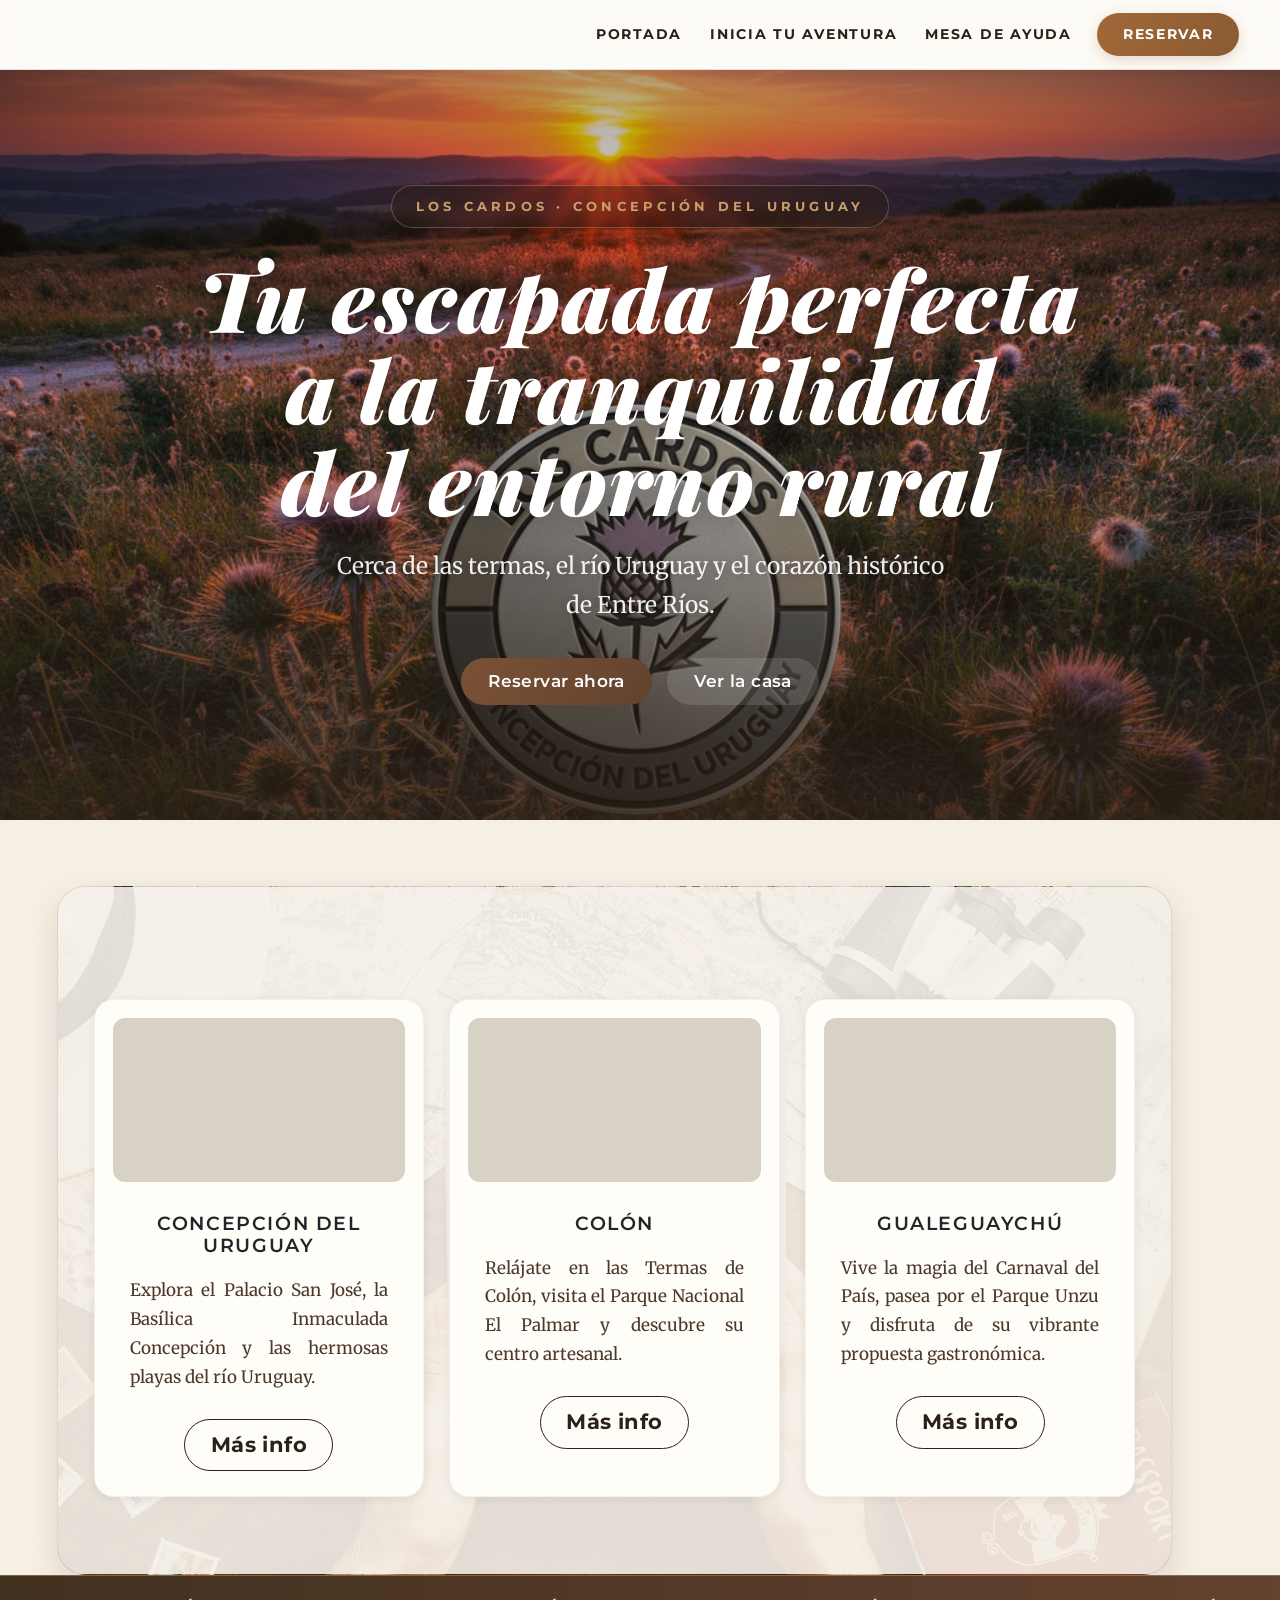
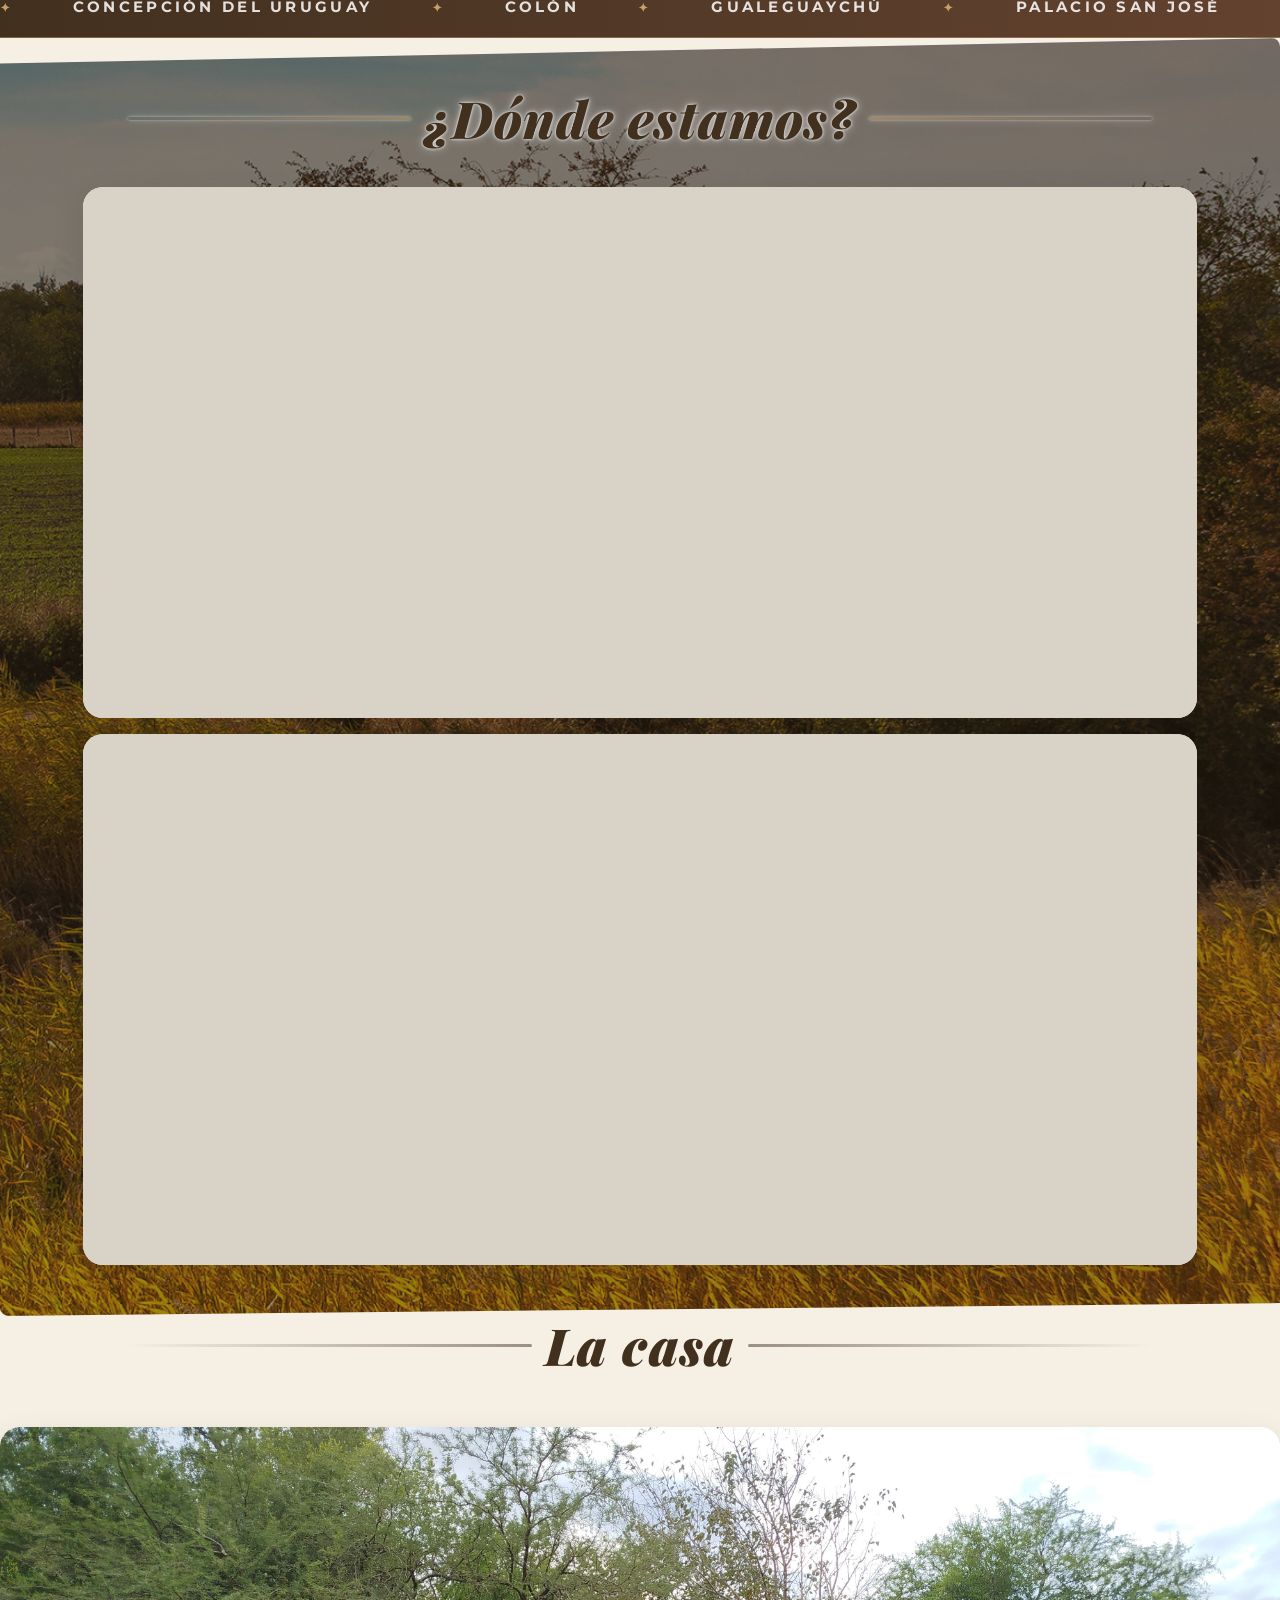
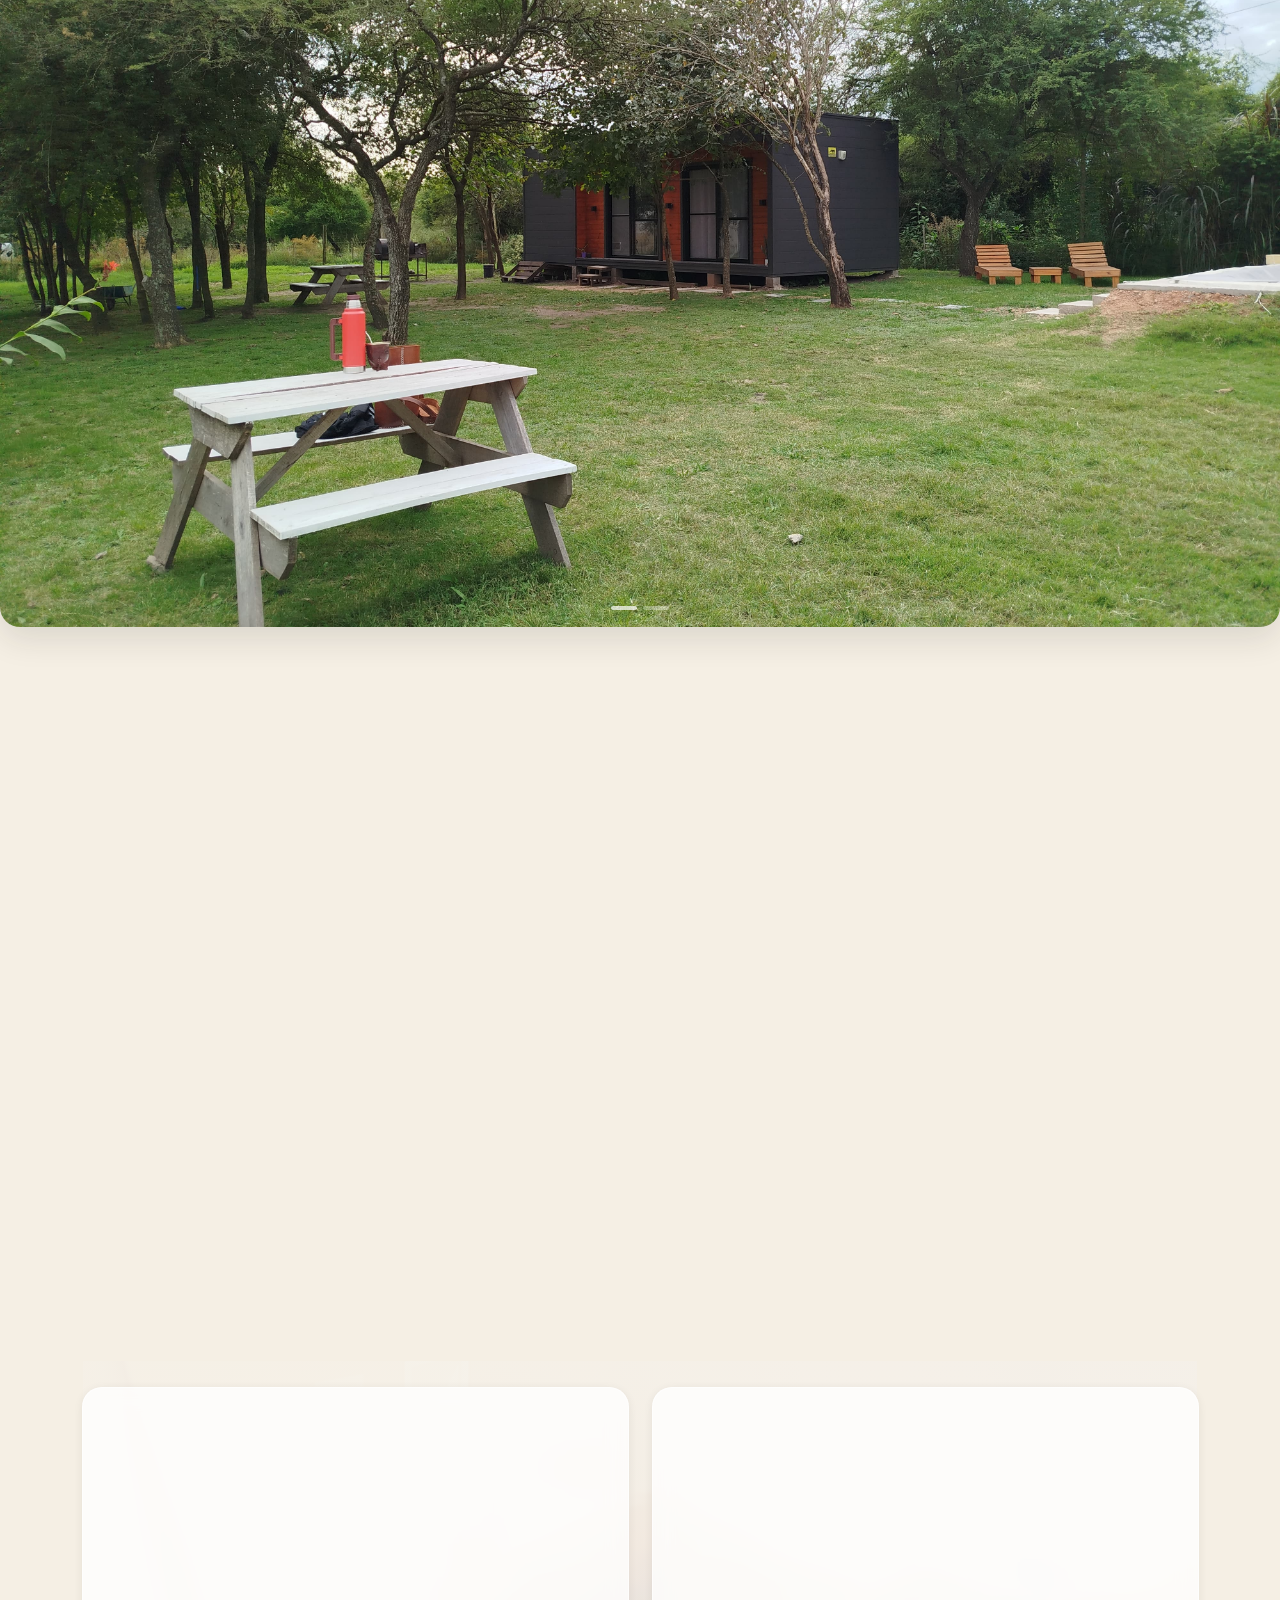
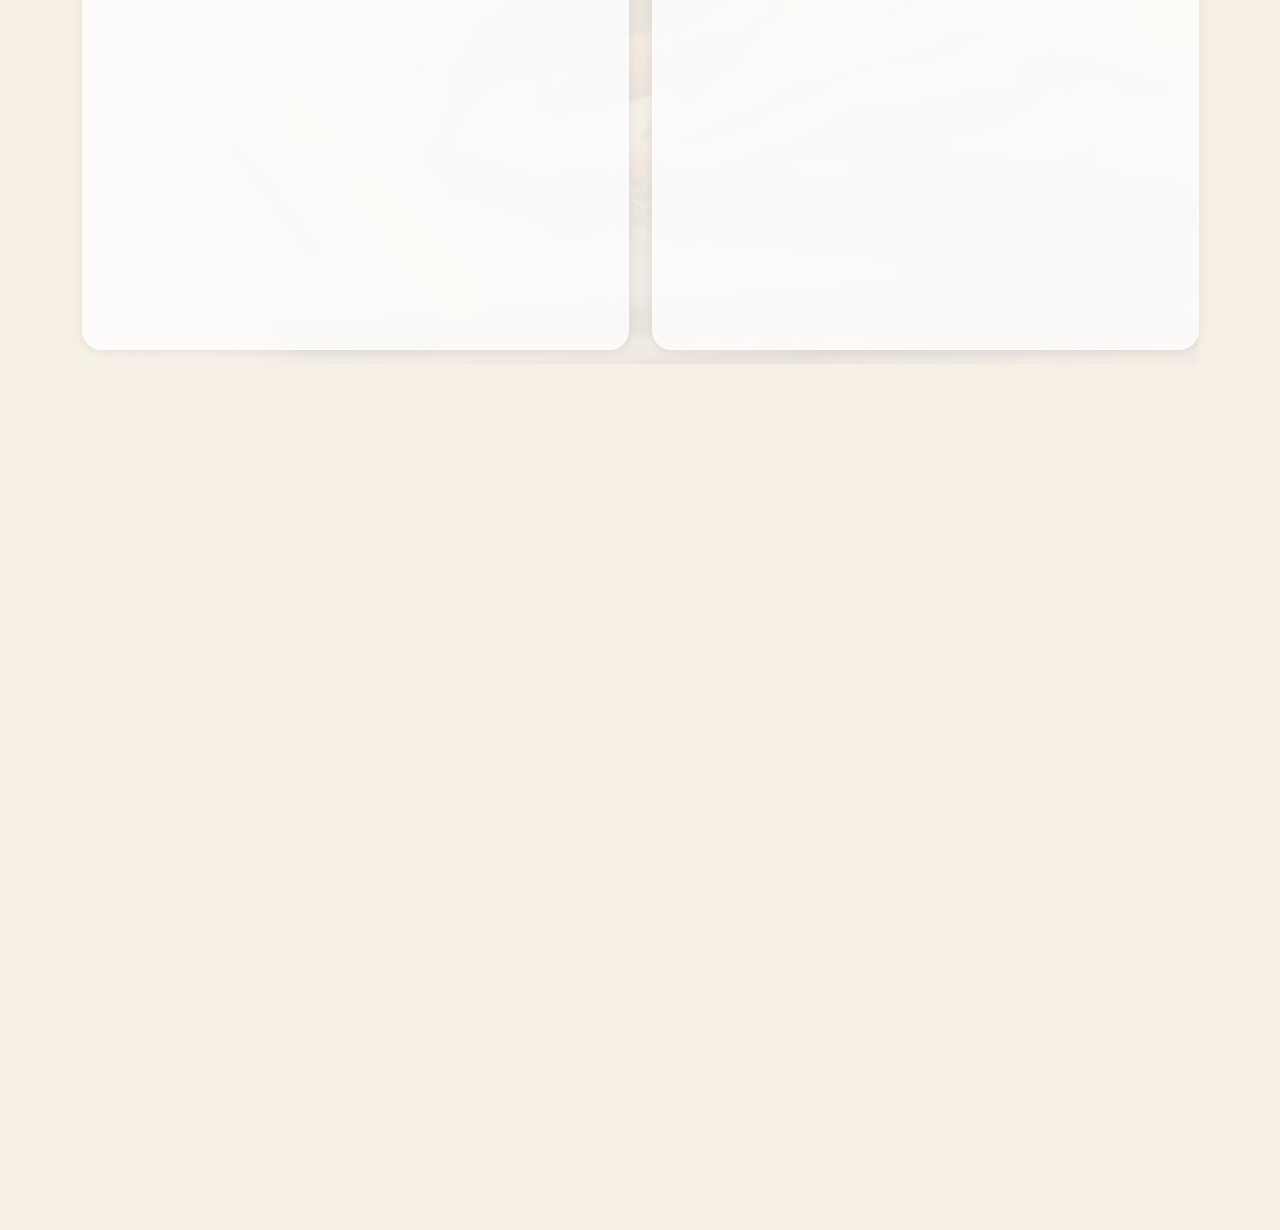
<file: index.html>
<!DOCTYPE html>
<html xmlns:th="http://www.thymeleaf.org" lang="es" >

<head>
    <meta charset="UTF-8">
    <meta name="viewport" content="width=device-width, initial-scale=1.0">
    <title>LOS CARDOS</title>
   
    <link href="https://cdn.jsdelivr.net/npm/bootstrap@5.3.0/dist/css/bootstrap.min.css" rel="stylesheet">
   
    <link rel="preconnect" href="https://fonts.googleapis.com">
    <link rel="preconnect" href="https://fonts.gstatic.com" crossorigin>
    <link href="https://fonts.googleapis.com/css2?family=Merriweather:ital,wght@0,300;0,400;0,700;0,900;1,300;1,400;1,700;1,900&family=Montserrat:ital,wght@0,100..900;1,100..900&family=Playfair+Display:ital,wght@0,400..900;1,400..900&display=swap" rel="stylesheet">

    <link rel="stylesheet" type="text/css" href="/css/style.css">


</head>
<body>


<nav class="navbar navbar-expand-lg navbar-dark fixed-top">
    <div   class="container-fluid">
       
        <button class="navbar-toggler" type="button" data-bs-toggle="collapse" data-bs-target="#navbarNav"
                aria-controls="navbarNav" aria-expanded="false" aria-label="Toggle navigation">
            <span class="navbar-toggler-icon"></span>
        </button>
        <div class="collapse navbar-collapse" id="navbarNav">
            <ul class="navbar-nav ms-auto">


              <!--    <a href="#inicio"><img src="fotos/logo/logo_sinfondo.png" alt="logo - Los Cardos - Concepción del Uruguay" class="h-10 w-10" style="left: 5px; width: 10%; height: auto;" ></a>-->
             <li class="nav-item"> 
                    <a class="nav-link" aria-current="page" href="#iniciode">Portada</a>
                </li>

               <li class="nav-item dropdown">
                    <a class="nav-link dropdown-toggle" href="#" id="navbarDropdownDestino" role="button" data-bs-toggle="dropdown" aria-expanded="false">
                        Inicia tu aventura
                    </a>

                             <ul class="dropdown-menu" aria-labelledby="navbarDropdownDestino">
                                   <li>
                                 <a class="dropdown-item" href="#Donde-estoy">Nuestra Ubicación</a>
                                  </li>
                                   <li >
                                   <a class="dropdown-item" href="#nuestraCasa">Galeria de imágenes</a>
                                  </li>

                                  <li >
                                   <a class="dropdown-item" href="#region">Atracciones turísticas</a>
                                  </li>
                            </ul>
                      </li>


                       <li class="nav-item dropdown">
                    <a class="nav-link dropdown-toggle" href="#" id="navbarDropdownDestino" role="button" data-bs-toggle="dropdown" aria-expanded="false">
                        Mesa de ayuda
                    </a>

                             <ul class="dropdown-menu" aria-labelledby="navbarDropdownDestino">
                                   <li>
                           <!--      <a class="dropdown-item" href="#faq">Preguntas Frecuentes</a>-->
                                  </li>
                                  <li >
                                   <a class="dropdown-item" href="#testimonios">Testimonios</a>
                                  </li>

                                  <li >
                                   <a class="dropdown-item" href="#contacto">Contacto</a>
                                  </li>
                            </ul>
                      </li>

              
             <!--   <li class="nav-item">
                    <a  class="nav-link btn btn-secondary"  id="openAuthModal">  Reservar  </a>
                </li>-->
                <li class="nav-item">
                    <a href="https://www.booking.com/Share-WfT4M9" class="nav-link btn btn-secondary" id="reserve_link">
                        Reservar
                    </a>
                </li>
            </ul>
        </div>
    </div>
</nav>

<header class="hero-section">

   <!--  login/registro style="display:none"  -->
      <section id="formRL" style="display: none;" >

            
            <div class="modal fade" id="messageModal" tabindex="-1" aria-labelledby="messageModalLabel" aria-hidden="true">
                <div class="modal-dialog modal-sm">
                    <div class="modal-content">
                        <div class="modal-header">
                            <h5 class="modal-title" id="messageModalLabel"></h5>
                            <button type="button" class="btn-close" data-bs-dismiss="modal" aria-label="Close"></button>
                        </div>
                        <div class="modal-body" id="messageModalBody">
                        </div>
                        <div class="modal-footer">
                            <button type="button" class="btn btn-secondary" data-bs-dismiss="modal">Cerrar</button>
                        </div>
                    </div>
                </div>
            </div>



         <div class="main_content_container">
           
            <div id="SeccioTestimonio" style="display:none">
                <div class="user-card">
                <div class="card-body p-4">
                    <form id="testimonialForm" class="needs-validation" novalidate>
                        <div class="mb-3">
                            
                            <p class="user-bio">Tu Testimonio</p>
                            <textarea class="form-control" id="testimonial_comenta" rows="3" required></textarea>
                            <div class="invalid-feedback">
                                Por favor, escribe tu testimonio.
                            </div>
                        </div>
                        <div class="d-grid gap-2">
                            <button type="submit" class="btn btn-primary">Enviar Testimonio</button>
                        </div>
                    </form>
                </div>
                </div>
            </div>


            <div id="loggedInSection" style="display:none;">
                <div class="user-card">
                 
                    <p class="user-bio">Panel del Usuario</p>



                        <button id="addCommentBtn" class="btn btn-primary">Agregar Testimonios y Opiniones</button>
                            <br> 
                        <a href="/agenda/index_agenda.html">
                            <button id="agendaBtn" class="btn btn-dark">Acceso a la Agenda</button>
                        </a>
                            <br>                   
                        <button id="endSectionBtn" class="btn btn-danger">Fin de Sección</button>
                </div>

            </div>

          </div>



            
            <div id="authContainer" class="form-container w-100 p-4 p-md-5 rounded-3 shadow-lg bg-opacity-10"  hidden>

                
                <form id="loginForm" action="#" method="post" class="needs-validation" hidden>
                    <h1 class="text-3xl fw-bold text-white text-center mb-4">Iniciar Sesión</h1>
                    <p class="text-white text-center mb-4">
                        Ingresa tus credenciales para acceder a tu cuenta.
                    </p>

                   
                    <div class="mb-3">
                        <label for="loginEmail" class="form-label text-white">Correo Electrónico</label>
                        <input type="email" id="loginEmail" name="loginEmail" required
                               class="form-control rounded-3 shadow-sm text-center"
                               placeholder="tu-email@ejemplo.com">
                        <div class="invalid-feedback">
                            Por favor, ingresa tu correo electrónico.
                        </div>
                    </div>

                   
                    <div class="mb-4">
                        <label for="loginPassword" class="form-label text-white">Contraseña</label>
                        <input type="password" id="loginPassword" name="loginPassword" required
                               class="form-control rounded-3 shadow-sm text-center"
                               placeholder="Tu contraseña">
                        <div class="invalid-feedback">
                            Por favor, ingresa tu contraseña.
                        </div>
                    </div>

                   
                    <button type="submit"
                            class="btn btn-primary w-100 py-2 rounded-3 fw-bold shadow-sm">
                        Iniciar Sesión
                    </button>

                    <p class="text-center text-white mt-3 mb-0">
                        ¿No tienes una cuenta?
                        <a href="#" id="showRegisterLink" class="fw-bold text-decoration-none">
                            Regístrate aquí.
                        </a>
                    </p>
                </form>

               
                <form id="registerForm" action="#" method="post" class="needs-validation" hidden>
                    <h1 class="text-3xl fw-bold text-white text-center mb-4">Crear una Cuenta</h1>
                    <p class="text-white text-center mb-4">
                        Completa tus datos para crear una nueva cuenta.
                    </p>

                  
                    <div class="mb-3">
                        <label for="register-nombreyapellido" class="form-label text-white">Nombre y Apellido</label>
                        <input type="text" id="register-nombreyapellido" name="register-nombreyapellido" required
                               class="form-control rounded-3 shadow-sm text-center"
                               placeholder="Tu nombre completo">
                        <div class="invalid-feedback">
                            Por favor, ingresa tu nombre y apellido.
                        </div>
                    </div>

                    
                    <div class="mb-3">
                        <label for="register-dni" class="form-label text-white">DNI</label>
                        <input type="text" id="register-dni" name="register-dni" required
                               class="form-control rounded-3 shadow-sm text-center"
                               placeholder="Tu DNI"
                               pattern="[0-9]{8}" 
                               title="El DNI debe contener solo números (ej. 12345678)">
                        <div class="invalid-feedback">
                            Por favor, ingresa un DNI válido (solo números).
                        </div>
                    </div>

                   
                    <div class="mb-3">
                        <label for="register-email" class="form-label text-white">Correo Electrónico</label>
                        <input type="email" id="register-email" name="register-email" required
                               class="form-control rounded-3 shadow-sm text-center"
                               placeholder="tu-email@ejemplo.com">
                        <div class="invalid-feedback">
                            Por favor, ingresa tu correo electrónico.
                        </div>
                    </div>

                  
                    <div class="mb-3">
                        <label for="register-telefono" class="form-label text-white">Teléfono</label>
                        <input type="text" id="register-telefono" name="register-telefono" required
                               class="form-control rounded-3 shadow-sm text-center"
                               placeholder="Tu teléfono">
                        <div class="invalid-feedback">
                            Por favor, ingresa tu teléfono.
                        </div>
                    </div>

                    
                    <div class="mb-4">
                        <label for="register-clave" class="form-label text-white">Clave</label>
                        <input type="password" id="register-clave" name="register-clave" required
                               class="form-control rounded-3 shadow-sm text-center"
                               placeholder="Crea una clave segura">
                        <div class="invalid-feedback">
                            Por favor, crea una clave.
                        </div>
                    </div>

                  
                    <button type="submit"
                            class="btn btn-success w-100 py-2 rounded-3 fw-bold shadow-sm">
                        Registrarse
                    </button>

                    <p class="text-center text-white mt-3 mb-0">
                        ¿Ya tienes una cuenta?
                        <a href="#" id="showLoginLink" class="fw-bold text-decoration-none">
                            Inicia sesión aquí.
                        </a>
                    </p>
                </form>
            </div>
            <br>
            <br>
                     
        </section>

        <!--  fin login/registro <img src="/fotos/logo/logo.jpg" class="shadow d-block w-100 rounded-3"> -->







                    <div id="iniciode">
                         <img id="iniciodeimagen" src="/fotos/logo/logo2.jpg" class="shadow d-block w-100 iniciodeimagen" alt="Cabaña Los Cardos en Concepción del Uruguay">
                         <div class="hero-overlay"></div>
                         <div class="hero-content">
                             <span class="hero-badge">Los Cardos &middot; Concepción del Uruguay</span>
                             <h1 class="hero-title">Tu escapada perfecta a la tranquilidad del entorno rural</h1>
                             <p class="hero-subtitle">Cerca de las termas, el r&iacute;o Uruguay y el coraz&oacute;n hist&oacute;rico de Entre R&iacute;os.</p>
                             <div class="hero-actions">
                                 <a href="https://www.booking.com/Share-WfT4M9" class="btn btn-primary btn-hero">Reservar ahora</a>
                                 <a href="#nuestraCasa" class="btn btn-hero-ghost">Ver la casa</a>
                             </div>
                         </div>
                    </div>

   
<div  id="iniciodetodo"  class="container">

        <br>
        <br>
       
<div id="mesaayuda1" class="row g-5 justify-content-center ">
          <section id="region" class="py-5  rounded-3">
        
        <div class="row g-4">
            <div class="col-md-4">
                <div class="card h-100 cvideo">
<!-- width="auto" height="auto" -->
                    <iframe 
                            src="https://www.youtube.com/embed/Rwp_gHtGgK4?si=aoGC3CmnKWby6wrX"
                            title="YouTube video player" frameborder="0"
                            allow="accelerometer; autoplay; clipboard-write; encrypted-media; gyroscope; picture-in-picture; web-share"
                            referrerpolicy="strict-origin-when-cross-origin" allowfullscreen></iframe>
                    <div class="card-body">
                        <h3 class="card-title">Concepción del Uruguay</h3>
                        <p class="card-text" style="text-align:justify; padding: 10px;">Explora el Palacio San José, la Basílica Inmaculada Concepción y las hermosas playas del río Uruguay.</p>
                        <a href="https://concepcionentrerios.tur.ar/" class="btn btn-lg btn-link btn-outline-secondary ">Más info</a>
                    
                    </div>
                </div>
            </div>
            <div class="col-md-4">
                <div class="card h-100 cvideo">
                    <iframe 
                            src="https://www.youtube.com/embed/Rk9TwCcIaIY?si=99jY11F8WdvBArkz"
                            title="YouTube video player" frameborder="0"
                            allow="accelerometer; autoplay; clipboard-write; encrypted-media; gyroscope; picture-in-picture; web-share"
                            referrerpolicy="strict-origin-when-cross-origin" allowfullscreen></iframe>
                    <div class="card-body">
                        <h3 class="card-title">Colón</h3>
                        <p class="card-text" style="text-align:justify; padding: 10px;"> Relájate en las Termas de Colón, visita el Parque Nacional El Palmar y
                            descubre su centro artesanal. </p>
                        <a href="https://www.colonturismo.tur.ar/" class="btn btn-lg btn-link btn-outline-secondary ">Más info</a>
                  
                    </div>
                </div>
            </div>
            <div class="col-md-4">
                <div class="card h-100 cvideo">
                   
                    <iframe 
                            src="https://www.youtube.com/embed/AxN0TkorWFU?si=29gT40d51sZHRNfz"
                            title="YouTube video player" frameborder="0"
                            allow="accelerometer; autoplay; clipboard-write; encrypted-media; gyroscope; picture-in-picture; web-share"
                            referrerpolicy="strict-origin-when-cross-origin" allowfullscreen>
                        </iframe>
                    
                    <div class="card-body">
                        <h3 class="card-title">Gualeguaychú</h3>
                        <p class="card-text" style="text-align:justify; padding: 10px;">Vive la magia del Carnaval del País, pasea por el Parque Unzu y disfruta de  su vibrante propuesta gastronómica.</p>
                        <a href="https://gualeguaychu.tur.ar/" class="btn btn-lg btn-link  btn-outline-secondary">Más info</a>
                     
                    </div>
                </div>
            </div>
        </div>
    </section>
    </div>
   
</header>

<div class="marquee" aria-hidden="true">
    <div class="marquee-track">
        <span>Concepción del Uruguay</span><span>Colón</span><span>Gualeguaychú</span><span>Palacio San José</span><span>Termas</span><span>Río Uruguay</span>
        <span>Concepción del Uruguay</span><span>Colón</span><span>Gualeguaychú</span><span>Palacio San José</span><span>Termas</span><span>Río Uruguay</span>
    </div>
</div>

<div id="Donde-estoy" class="py-5 rounded-3">
   <!-- <img src="fotos/separador5b.png" class="img-fluid d-block mx-auto" style="width: 25%; height: auto; max-width: 25%;">-->
    <p class="eyebrow eyebrow-lg">&iquest;D&oacute;nde estamos?</p>
    <div class="container">
        <div id="mapa-responsive" class="row justify-content-center">
            <div class="col-12 col-md-8 col-lg-12">
                <div class="mapa-responsive cvideo">
                    <iframe src="https://www.google.com/maps/embed?pb=!1m14!1m12!1m3!1d402.93356729467797!2d-58.31707552621844!3d-32.47432098692351!2m3!1f0!2f0!3f0!3m2!1i1024!2i768!4f13.1!5e1!3m2!1ses-419!2sar!4v1754199110964!5m2!1ses-419!2sar"
                            width="100" height="100" style="border:1px" allowfullscreen="" 
                            referrerpolicy="no-referrer-when-downgrade"></iframe>
                </div>    <!--   loading="lazy"    -->
            </div>
        </div>
        <div id="mapa-responsive" class="row justify-content-center">
            <div class="col-12 col-md-8 col-lg-12">
                <div class="mapa-responsive cvideo">
                    <iframe src="https://www.google.com/maps/embed?pb=!4v1754201420920!6m8!1m7!1s4oDftnKgbtbDEUllT1T_Vg!2m2!1d-32.47466763620407!2d-58.31702807894717!3f359.5013285964179!4f-7.232360419520674!5f0.7820865974627469"
                            width="600" height="450" style="border:1px;" allowfullscreen="" 
                            referrerpolicy="no-referrer-when-downgrade"></iframe>
                </div>
            </div>
        </div>
    </div>
    
</div> <!--  /section  -->

<!--      galeria de imagenes             
<br>      
<img src="fotos/separador55a.png" class="img-fluid d-block mx-auto" style="width: 25%; height: auto; max-width: 25%;">-->
<p class="eyebrow eyebrow-lg">La casa</p>
<br>
     <div class="carousel-container justify-content-center">
            
            <div id="miCarruselp" class="carousel slide" data-bs-ride="carousel">

              
                <div class="carousel-indicators">
                   
                    <button type="button" data-bs-target="#miCarruselp" data-bs-slide-to="0" class="active"
                            aria-current="true" aria-label="Diapositiva 1"></button>
                    <button type="button" data-bs-target="#miCarruselp" data-bs-slide-to="1"
                            aria-label="Diapositiva 2"></button>

                </div>

               
                <div class="carousel-inner">

                   
                    <div class="carousel-item active">
                      
                        <img src="/fotos/patio/WhatsApp Image 2025-07-04 at 20.10.22.jpeg" class="d-block w-100"
                             alt="Primera imagen del carrusel">
                    
                    </div>

                 
                    <div class="carousel-item">
                        <img src="/fotos/patio/WhatsApp Image 2025-07-04 at 20.10.22.jpeg" class="d-block w-100"
                             alt="Segunda imagen del carrusel">
                        <div class="carousel-caption d-none d-md-block">
                            <h5 class="text-justify"> Sumérgete en la tranquilidad de Los Cardos, tu casa de campo
                                en Concepción del Uruguay, Entre Ríos. Aquí, el diseño moderno se fusiona con la
                                serenidad del entorno rural para ofrecerte una experiencia única.</h5>
                            <p class="text-justify"> Disfruta de nuestra piscina y relájate en un parque de 1.500 metros
                                cuadrados, ideal para desconectar de la rutina y conectar con la naturaleza. Los amantes
                                de las aves encontrarán un paraíso en el avistamiento de especies autóctonas que nos
                                visitan a diario. </p>

                            <p class="text-justify"> Nuestra ubicación es inmejorable para explorar los encantos de la
                                región:</p>
                            <p class="text-justify"> A solo 3 minutos del Autódromo de Concepción del Uruguay.
                                A 5 minutos de Termas Concepción.
                                Cerca de la Autovía Gervasio Artigas.
                                A 12 minutos del centro de Concepción del Uruguay.
                                A 15 minutos de La Isla del Puerto, Playa Paso Vera, Playa Banco Pelay y Balneario
                                Itapé.
                                A solo 13 kilómetros del histórico Palacio San José.
                                A 30 minutos de la ciudad de Colón.
                                En Los Cardos CdelU, te esperamos para vivir momentos inolvidables.</p>


                        </div>


                    </div>
                    
                    <button class="carousel-control-prev" type="button" data-bs-target="#miCarruselp"
                            data-bs-slide="prev">
                        <span class="carousel-control-prev-icon" aria-hidden="true"></span>
                        <span class="visually-hidden">Anterior</span>
                    </button>
                    <button class="carousel-control-next" type="button" data-bs-target="#miCarruselp"
                            data-bs-slide="next">
                        <span class="carousel-control-next-icon" aria-hidden="true"></span>
                        <span class="visually-hidden">Siguiente</span>
                    </button>

                </div> 

            </div>


        </div>


<main class="container">
 <div id="mesaayuda">
    <section id="nuestraCasa" class="py-5">
        
        <div class="row g-4 justify-content-center">

            <div class="col-12 col-md-6 col-lg-4">
                <div class="card h-100">
                    <div class="carousel-container">
                        <div id="miCarrusel1" class="carousel slide" data-bs-ride="carousel">
                            <div class="carousel-indicators">
                                <button type="button" data-bs-target="#miCarrusel1" data-bs-slide-to="0" class="active"
                                    aria-current="true" aria-label="Diapositiva 1"></button>
                                <button type="button" data-bs-target="#miCarrusel1" data-bs-slide-to="1"
                                    aria-label="Diapositiva 2"></button>
                                <button type="button" data-bs-target="#miCarrusel1" data-bs-slide-to="2"
                                    aria-label="Diapositiva 3"></button>
                                <button type="button" data-bs-target="#miCarrusel1" data-bs-slide-to="3"
                                    aria-label="Diapositiva 4"></button>
                            </div>
                            <div class="carousel-inner">
                                <div class="carousel-item active">
                                    <img src="/fotos/comedor.jpeg" class="d-block w-100"
                                        alt="Primera imagen del carrusel">
                                </div>
                                <div class="carousel-item">
                                    <img src="/fotos/cocina.jpeg" class="d-block w-100"
                                        alt="Segunda imagen del carrusel">
                                </div>
                                <div class="carousel-item">
                                    <img src="/fotos/baño.jpeg" class="d-block w-100"
                                        alt="Tercera imagen del carrusel">
                                </div>
                                <div class="carousel-item">
                                    <img src="/fotos/baño1.jpeg" class="d-block w-100"
                                        alt="Cuarta imagen del carrusel">
                                </div>
                            </div>
                            <button class="carousel-control-prev" type="button" data-bs-target="#miCarrusel1"
                                data-bs-slide="prev">
                                <span class="carousel-control-prev-icon" aria-hidden="true"></span>
                                <span class="visually-hidden">Anterior</span>
                            </button>
                            <button class="carousel-control-next" type="button" data-bs-target="#miCarrusel1"
                                data-bs-slide="next">
                                <span class="carousel-control-next-icon" aria-hidden="true"></span>
                                <span class="visually-hidden">Siguiente</span>
                            </button>
                        </div>
                    </div>
                    <div class="card-body">
                        <h3 class="card-title">Espacios acogedores</h3>
                        <p class="card-text">Amplia habitacion, baño moderno y una cocina equipada para tu
                            comodidad.</p>
                    </div>
                </div>
            </div>


            <div class="col-12 col-md-6 col-lg-4">
                <div class="card h-100">
                    <div class="carousel-container">
                        <div id="miCarrusel2" class="carousel slide" data-bs-ride="carousel">
                            <div class="carousel-indicators">
                                <button type="button" data-bs-target="#miCarrusel2" data-bs-slide-to="0" class="active"
                                    aria-current="true" aria-label="Diapositiva 1"></button>
                                <button type="button" data-bs-target="#miCarrusel2" data-bs-slide-to="1"
                                    aria-label="Diapositiva 2"></button>
                            </div>
                            <div class="carousel-inner">
                                <div class="carousel-item active">
                                    <img src="/fotos/pileta/WhatsApp%20Image%202025-07-04%20at%2020.11.36.jpeg"
                                        class="d-block w-100" alt="Primera imagen del carrusel">
                                </div>
                                <div class="carousel-item">
                                    <img src="/fotos/pileta/WhatsApp Image 2025-07-04 at 20.13.03.jpeg"
                                        class="d-block w-100" alt="Tercera imagen del carrusel">
                                </div>
                            </div>
                            <button class="carousel-control-prev" type="button" data-bs-target="#miCarrusel2"
                                data-bs-slide="prev">
                                <span class="carousel-control-prev-icon" aria-hidden="true"></span>
                                <span class="visually-hidden">Anterior</span>
                            </button>
                            <button class="carousel-control-next" type="button" data-bs-target="#miCarrusel2"
                                data-bs-slide="next">
                                <span class="carousel-control-next-icon" aria-hidden="true"></span>
                                <span class="visually-hidden">Siguiente</span>
                            </button>
                        </div>
                    </div>
                    <div class="card-body">
                        <h3 class="card-title">Jardín y piscina</h3>
                        <p class="card-text">Disfruta de un extenso jardín con piscina y parrilla para tus momentos al
                            aire libre.</p>
                    </div>
                </div>
            </div>


            <div class="col-12 col-md-6 col-lg-4">
                <div class="card h-100">
                    <div class="carousel-container">
                        <div id="miCarrusel3" class="carousel slide" data-bs-ride="carousel">
                            <div class="carousel-indicators">
                                <button type="button" data-bs-target="#miCarrusel3" data-bs-slide-to="0" class="active"
                                    aria-current="true" aria-label="Diapositiva 1"></button>
                                <button type="button" data-bs-target="#miCarrusel3" data-bs-slide-to="1"
                                    aria-label="Diapositiva 2"></button>
                                <button type="button" data-bs-target="#miCarrusel3" data-bs-slide-to="2"
                                    aria-label="Diapositiva 3"></button>
                                <button type="button" data-bs-target="#miCarrusel3" data-bs-slide-to="3"
                                    aria-label="Diapositiva 4"></button>
                            </div>
                            <div class="carousel-inner">
                                <div class="carousel-item active">
                                    <img src="/fotos/habitacion/WhatsApp Image 2025-07-04 at 20.08.50.jpeg"
                                        class="d-block w-100" alt="Primera imagen del carrusel">
                                </div>
                                <div class="carousel-item">
                                    <img src="/fotos/habitacion/WhatsApp Image 2025-07-04 at 20.09.10.jpeg"
                                        class="d-block w-100" alt="Segunda imagen del carrusel">
                                </div>
                                <div class="carousel-item">
                                    <img src="/fotos/habitacion/WhatsApp Image 2025-07-04 at 20.09.30.jpeg"
                                        class="d-block w-100" alt="Tercera imagen del carrusel">
                                </div>
                                <div class="carousel-item">
                                    <img src="/fotos/habitacion/WhatsApp Image 2025-07-04 at 20.09.52.jpeg"
                                        class="d-block w-100" alt="Cuarta imagen del carrusel">
                                </div>
                            </div>
                            <button class="carousel-control-prev" type="button" data-bs-target="#miCarrusel3"
                                data-bs-slide="prev">
                                <span class="carousel-control-prev-icon" aria-hidden="true"></span>
                                <span class="visually-hidden">Anterior</span>
                            </button>
                            <button class="carousel-control-next" type="button" data-bs-target="#miCarrusel3"
                                data-bs-slide="next">
                                <span class="carousel-control-next-icon" aria-hidden="true"></span>
                                <span class="visually-hidden">Siguiente</span>
                            </button>
                        </div>
                    </div>
                    <div class="card-body">
                        <h3 class="card-title">Conexión con la naturaleza</h3>
                        <p class="card-text">Un entorno de paz y tranquilidad para desconectar de la rutina y recargar
                            energías.</p>
                    </div>
                </div>
            </div>


        </div>
    </section>
    
</div>

 

<div id="mesaayuda2" class="seccion-content " style="padding-top: 40px;">


    <div class="container">
        
       
        
       
        <div class="row g-5 justify-content-center">

         
            <div class="col-12 col-md-6">
                <div class="card h-100">
                    <section id="faq" class="py-5 rounded-3">
                        <div id="mi_carrusel_faq" class="carousel slide" data-bs-ride="carousel">
                            <p class="eyebrow">Mesa de ayuda</p>
                            <br>
                              <p class="card-text text-center">Encuentra respuestas a tus dudas más comunes.</p>
                            
                            <div id="fa2">
                               
                                <div class="carousel-inner">
                                    <div class="carousel-item active">
                                        <h4 class="fst-italic fw-bolder">¿Hola reciben mascotas?</h4>
                                        <br>
                                        <p> -Hola por política de la casa no recibimos mascotas.</p>
                                        <br>
                                    </div>
                                    <div class="carousel-item">
                                        <h4 class="fst-italic fw-bolder">¿Hola, la casa cuenta con todo lo necesario para cocinar en el lugar?</h4>
                                        <br>
                                        <p> -Hola, sí, la casa tiene todos los utensilios y cubiertos necesarios para cocinar en el lugar.</p>
                                        <br>
                                    </div>
                                    <div class="carousel-item">
                                        <h4 class="fst-italic fw-bolder">¿Hola, consulto, tengo que llevar ropa de cama?</h4>
                                        <br>
                                        <p> -Hola, nosotros proporcionamos ropa de cama y toallas...</p>
                                        <br>
                                    </div>
                                    <div class="carousel-item">
                                        <h4 class="fst-italic fw-bolder">Hola...¿la casa cuenta con aire acondicionado?</h4>
                                        <br>
                                        <p> -Hola, la casa cuenta con aire acondicionado frío/calor...</p>
                                        <br>
                                    </div>
                                    <div class="carousel-item">
                                        <h4 class="fst-italic fw-bolder">Hola ¿tiene wi fi libre?</h4>
                                        <br>
                                        <p> -Hola, sí, contamos con wi fi tanto dentro como en el parque...</p>
                                        <br>
                                    </div>
                                </div> 
                            </div>
                            
                           
                            <div class="card-body">
                                
                            <!--    <h1 class="card-title text-center ">Preguntas frecuentes</h1>-->
                                
                            </div>

                        </div> 
                    </section>
                </div>
            </div>
            
            
            <div class="col-12 col-md-6">
                <div class="card h-100">
                    <section id="testimonios" class="py-5">
                        <div id="mi_carrusel_testi" class="carousel slide" data-bs-ride="carousel">
                            
                           
                            <div class="card-body">
                                <p class="eyebrow">Opiniones</p>
                               <!-- <h1 class="card-title text-center">Testimonios</h1>-->
                                <br>
                                <p class="card-text text-center">Lo que nuestros huéspedes dicen de su experiencia.</p>
                            </div>
                            <br>
                            <br>

                            
                            <div id="testimoniosdiv">
                                <div id="mostrarcomentarios" style="display:block;" class="carousel-inner"> 
                                    <div class="carousel-item active">
                                        <h4 class="fst-italic fw-bolder" >" Gabriel "</h4>
                                        <br>
                                        <p> -"La casita es ideal para alejarse del ruido de la ciudad ya que está en una zona muy tranquila."</p>
                                        <br>
                                    </div>
                                    <div class="carousel-item ">
                                        <h4 class="fst-italic fw-bolder">" Erica "</h4>
                                        <br>
                                        <p> -"Excelente para purificar la mente. La paz y la serenidad de la zona superaron mis expectativas."</p>
                                        <br>
                                    </div>
                                    <div class="carousel-item">
                                        <h4 class="fst-italic fw-bolder">" Martín "</h4>
                                        <br>
                                        <p> -"La casa impecable y el parque enorme. Aprovechamos para ir a las termas y al Palacio San José, todo muy cerca."</p>
                                        <br>
                                    </div>
                                    <div class="carousel-item">
                                        <h4 class="fst-italic fw-bolder">" Lucía "</h4>
                                        <br>
                                        <p> -"Ideal para descansar en familia. La piscina, la parrilla y el entorno natural nos hicieron pasar unos días inolvidables."</p>
                                        <br>
                                    </div>
                                </div>
                            </div>
                        </div>        
                    </section>
                </div>
            </div>
                       
        </div>
    </div>
    
</section>

</main>


<footer id="contacto" class="footer text-center" style="width: 100%;">
    <div class="container-fluid">
      <!--  <p class="text-center">&copy; 2025 LOS CARDOS Concepción del Uruguay. </p> -->
       

        <img src="/fotos/logo/logosinfondo.png" alt="Descripción de la imagen" style="width: 35%; height: auto;">

 <p class="text-center">Contacto: <a href="mailto:hadrianjacquet@gmail.com" style="color: aliceblue;">hadrianjacquet@gmail.com</a> </p>

        <div>
            <a href="https://www.instagram.com/los_cardos_cdelu/" target="_blank" class="text-white mx-2" aria-label="Instagram de Los Cardos">
                <svg xmlns="http://www.w3.org/2000/svg" width="48" height="48" fill="currentColor" class="bi bi-instagram" viewBox="0 0 16 16">
                    <path d="M8 0C5.829 0 5.556.01 4.703.048 3.85.088 3.269.222 2.76.42a3.917 3.917 0 0 0-1.417.923A3.927 3.927 0 0 0 .42 2.76C.222 3.269.088 3.85.048 4.703.01 5.555 0 5.827 0 8.001c0 2.172.01 2.444.048 3.297.04.852.174 1.433.372 1.942.205.526.478.972.923 1.417.444.445.89.719 1.416.923.509.198 1.09.333 1.942.372C5.555 15.99 5.827 16 8 16s2.444-.01 3.297-.048c.852-.04 1.433-.174 1.942-.372.526-.205.972-.478 1.417-.923.445-.444.719-.89.923-1.416.198-.509.333-1.09.372-1.942.04-1.172.04-1.444.04-3.297 0-2.172-.01-2.444-.048-3.297-.04-.852-.174-1.433-.372-1.942A3.917 3.917 0 0 0 13.583.923 3.927 3.927 0 0 0 10.83.42c-.509-.198-1.09-.333-1.942-.372C8.444.01 8.172 0 8 0zM8 1.5c2.16 0 2.414.01 3.248.047.82.038 1.147.112 1.465.232a2.57 2.57 0 0 1 .916.676c.345.345.618.672.676.916.12.318.194.645.232 1.465.037.834.047 1.086.047 3.25s-.01 2.414-.047 3.248c-.038.82-.112 1.147-.232 1.465a2.57 2.57 0 0 1-.676.916c-.345.345-.672.618-.916.676-.318.12-.645.194-1.465.232-.834.037-1.086.047-3.25.047s-2.414-.01-3.248-.047c-.82-.038-1.147-.112-1.465-.232a2.57 2.57 0 0 1-.916-.676 2.57 2.57 0 0 1-.676-.916c-.12-.318-.194-.645-.232-1.465C1.51 10.414 1.5 10.16 1.5 8s.01-2.414.047-3.248c.038-.82.112-1.147.232-1.465a2.57 2.57 0 0 1 .676-.916A2.57 2.57 0 0 1 2.76 2.047c.318-.12.645-.194 1.465-.232C5.586 1.51 5.84 1.5 8 1.5z"/>
                    <path d="M8 10.5a2.5 2.5 0 1 0 0-5 2.5 2.5 0 0 0 0 5zm0 1a3.5 3.5 0 1 1 0-7 3.5 3.5 0 0 1 0 7z"/>
                    <path d="M11.5 6.5a1 1 0 1 1 0 2 1 1 0 0 1 0 2z"/>
                </svg>
            </a>
            <a  href="https://www.facebook.com/share/1CFBr9fyXU/" target="_blank" class="text-white mx-2" aria-label="Página de Facebook de Los Cardos">
                
                <svg xmlns="http://www.w3.org/2000/svg" width="48" height="48" fill="currentColor" class="bi bi-facebook" viewBox="0 0 16 16">
                    <path d="M16 8.049c0-4.446-3.582-8.05-8-8.05C3.58 0-.002 3.603-.002 8.05c0 4.017 2.926 7.347 6.75 7.951v-5.625h-2.03V8.05H6.75V6.275c0-2.017 1.195-3.131 3.022-3.131.876 0 1.791.157 1.791.157v1.98h-1.009c-.993 0-1.303.621-1.303 1.258v1.51h2.218l-.354 2.326H9.25V16c3.824-.604 6.75-3.934 6.75-7.951"/>
                </svg>
            </a>
            <a href="https://wa.me/5493442488059" target="_blank" class="text-white mx-2" aria-label="Chatear con Los Cardos en WhatsApp">
                <svg xmlns="http://www.w3.org/2000/svg" width="48" height="48" fill="currentColor" class="bi bi-whatsapp" viewBox="0 0 16 16">
                    <path d="M13.601 2.326A7.85 7.85 0 0 0 7.994 0C3.627 0 .068 3.558.064 7.926c0 1.399.366 2.76 1.057 3.965L0 16l4.204-1.102a7.9 7.9 0 0 0 3.79.965h.004c4.368 0 7.926-3.558 7.93-7.93A7.9 7.9 0 0 0 13.6 2.326zM7.994 14.521a6.6 6.6 0 0 1-3.356-.92l-.24-.144-2.494.654.666-2.433-.156-.251a6.56 6.56 0 0 1-1.007-3.505c0-3.626 2.957-6.584 6.591-6.584a6.56 6.56 0 0 1 4.66 1.931 6.56 6.56 0 0 1 1.928 4.66c-.004 3.639-2.961 6.592-6.592 6.592m3.615-4.934c-.197-.099-1.17-.578-1.353-.646-.182-.065-.315-.099-.445.099-.133.197-.513.646-.627.775-.114.133-.232.148-.43.05-.197-.1-.836-.308-1.592-.985-.59-.525-.985-1.175-1.103-1.372-.114-.198-.011-.304.088-.403.087-.088.197-.232.296-.346.1-.114.133-.198.198-.33.065-.134.034-.248-.015-.347-.05-.099-.445-1.076-.612-1.47-.16-.389-.323-.335-.445-.34-.114-.007-.247-.007-.38-.007a.73.73 0 0 0-.529.247c-.182.198-.691.677-.691 1.654s.71 1.916.81 2.049c.098.133 1.394 2.132 3.383 2.992.47.205.84.326 1.129.418.475.152.904.129 1.246.08.38-.058 1.171-.48 1.338-.943.164-.464.164-.86.114-.943-.049-.084-.182-.133-.38-.232"/>
                </svg>
            </a>
        </div>
        <br>
         <p class="text-center"> ____________________________________________ </p>
         <br>
         <p class="text-center"> Desarrollo Web - Alba Labalta Gabriel - 2026.
        </p>
    </div>
</footer>



<!-- <script src="https://cdn.jsdelivr.net/npm/bootstrap@5.3.0/dist/js/bootstrap.bundle.min.js"></script>
-->
<script src="/js/login1.js"></script>

<script src="https://cdn.jsdelivr.net/npm/bootstrap@5.3.3/dist/js/bootstrap.bundle.min.js" 
    integrity="sha384-YvpcrYf0tY3lHB60NNkmXc5s9fDVZLESaAA55NDzOxhy9GkcIdslK1eN7N6jIeHz" 
    crossorigin="anonymous">
</script> 
<script src="https://cdn.jsdelivr.net/npm/@popperjs/core@2.11.8/dist/umd/popper.min.js" ></script>
<script>
    (function () {
        var sections = [].slice.call(document.querySelectorAll('#iniciode, #Donde-estoy, #region, #nuestraCasa, #faq, #testimonios, #contacto'));
        function reveal(el) { el.classList.add('visible'); }
        if (!('IntersectionObserver' in window)) {
            sections.forEach(function (el) { el.classList.add('section-reveal'); reveal(el); });
            return;
        }
        sections.forEach(function (el) { el.classList.add('section-reveal'); });
        var observer = new IntersectionObserver(function (entries) {
            entries.forEach(function (entry) {
                if (entry.isIntersecting) {
                    reveal(entry.target);
                    observer.unobserve(entry.target);
                }
            });
        }, { threshold: 0.12 });
        sections.forEach(function (el) { observer.observe(el); });
    })();
</script>

 
</body>
</html>
</file>
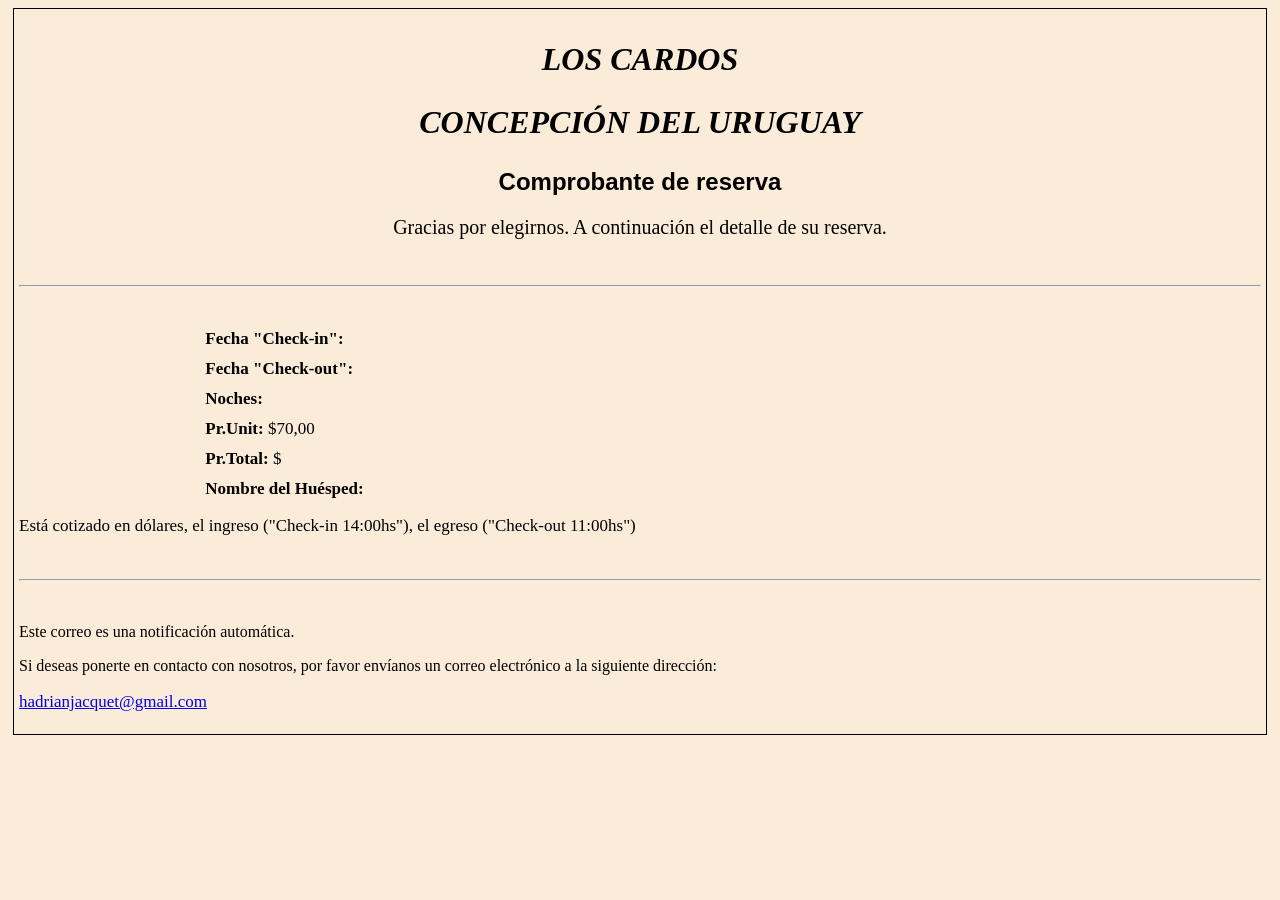
<file: email.html>
<!DOCTYPE html>
<html xmlns:th="http://www.thymeleaf.org">
<head>
    <title> LOS CARDOS - CONCEPCIÓN DEL URUGUAY</title>
</head>

<body style="background-color: rgba(250, 235, 215, 0.938); ">
    <div  >

    <div id="cuerpo" style="border: 0.1px;  border-style: double; padding: 5px; margin: 5px;">
        
       <H2 style=" text-align: center;font-family: Georgia, 'Times New Roman', Times, serif; font-size:xx-large; font-style:italic;  "> LOS CARDOS </H2>
<H2 style=" text-align: center;font-family: Georgia, 'Times New Roman', Times, serif; font-size:xx-large; font-style:italic;  ">  CONCEPCIÓN DEL URUGUAY</H2>
        <H2 style="text-align: center; font-family: 'Franklin Gothic Medium', 'Arial Narrow', Arial, sans-serif;">Comprobante de reserva </H2>
        
        <p style="text-align: center; font-size: 20px;">Gracias por elegirnos. A continuación el detalle de su reserva.</p>
        <br>
        <hr>
        <br>
     <div id="tabla"style="padding-left: 15%;">
      

        <ul style="list-style: none; padding: 0; text-align: left;">
            
            <li style="margin-bottom: 10px; font-size: 17px;"><strong style="font-size: 17px;">Fecha "Check-in":</strong> <span th:text="${fechaInicial}"></span></li>
            <li style="margin-bottom: 10px; font-size: 17px;"><strong style="font-size: 17px;">Fecha "Check-out":</strong> <span th:text="${fechaFinal}"></span></li>
            <li style="margin-bottom: 10px; font-size: 17px;"><strong style="font-size: 17px;">Noches:</strong> <span th:text="${diferenciaDias}"></span></li>
            <li style="margin-bottom: 10px; font-size: 17px;"><strong style="font-size: 17px;">Pr.Unit:</strong> $70,00 </li>
            <li style="margin-bottom: 10px; font-size: 17px;"><strong style="font-size: 17px;">Pr.Total:</strong> $<span th:text="${ptotal}"></span></li>
            <li style="margin-bottom: 10px; font-size: 17px;"><strong style="font-size: 17px;">Nombre del Huésped:</strong> <span th:text="${nombreCompleto}"></span></li>
        </ul>
      

</div>

<P style="font-size: 17px; text-align: justify;" >Está cotizado en dólares, el ingreso ("Check-in 14:00hs"), el egreso ("Check-out 11:00hs") </P>


        <br>
        <hr>
        <br>
        <p style="font-size: 16px;">Este correo es una notificación automática.</p>
        <P style="font-size: 16px;" >Si deseas ponerte en contacto con nosotros, por favor envíanos un correo electrónico a la siguiente dirección:</P>
        <P style="font-size: 17px;"><a href="hadrianjacquet@gmail.com"> hadrianjacquet@gmail.com </a></p>

        </div>
    </div>
</body>
</html>
</file>
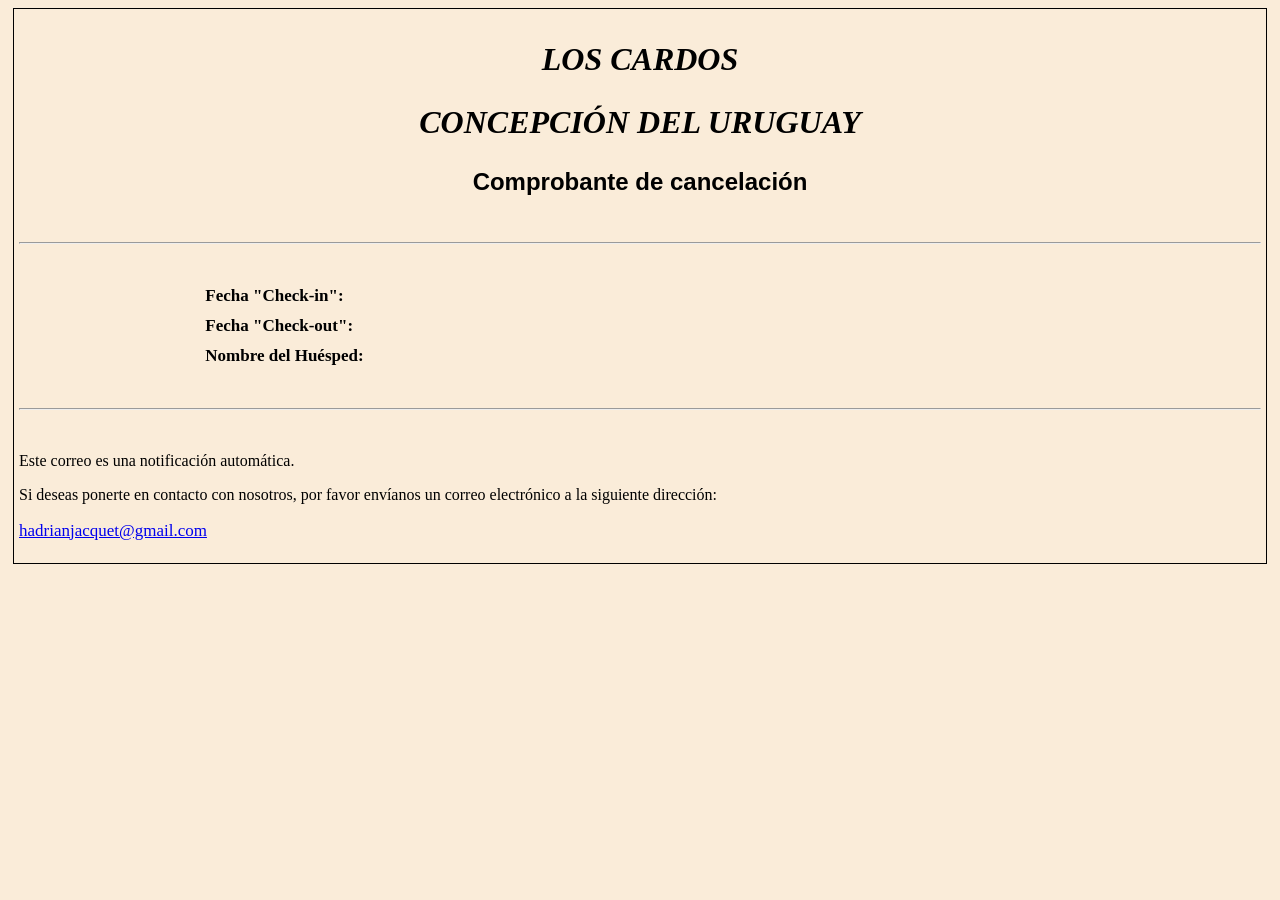
<file: email2.html>
<!DOCTYPE html>
<html xmlns:th="http://www.thymeleaf.org">
<head>
    <title> LOS CARDOS - CONCEPCIÓN DEL URUGUAY</title>
</head>

<body style="background-color: rgba(250, 235, 215, 0.938); ">
    <div  >

    <div id="cuerpo" style="border: 0.1px;  border-style: double; padding: 5px; margin: 5px;">
        
       <H2 style=" text-align: center;font-family: Georgia, 'Times New Roman', Times, serif; font-size:xx-large; font-style:italic;  "> LOS CARDOS </H2>
<H2 style=" text-align: center;font-family: Georgia, 'Times New Roman', Times, serif; font-size:xx-large; font-style:italic;  ">  CONCEPCIÓN DEL URUGUAY</H2>
        <H2 style="text-align: center; font-family: 'Franklin Gothic Medium', 'Arial Narrow', Arial, sans-serif;">Comprobante de cancelación</H2>
        
       
        <br>
        <hr>
        <br>
     <div id="tabla"style="padding-left: 15%;">
      

        <ul style="list-style: none; padding: 0; text-align: left;">
            
            <li style="margin-bottom: 10px; font-size: 17px;"><strong style="font-size: 17px;">Fecha "Check-in":</strong> <span th:text="${cfechaInicial}"></span></li>
            <li style="margin-bottom: 10px; font-size: 17px;"><strong style="font-size: 17px;">Fecha "Check-out":</strong> <span th:text="${cfechaFinal}"></span></li>

            <li style="margin-bottom: 10px; font-size: 17px;"><strong style="font-size: 17px;">Nombre del Huésped:</strong> <span th:text="${cnombreCompleto}"></span></li>
        </ul>
      

</div>




        <br>
        <hr>
        <br>
        <p style="font-size: 16px;">Este correo es una notificación automática.</p>
        <P style="font-size: 16px;" >Si deseas ponerte en contacto con nosotros, por favor envíanos un correo electrónico a la siguiente dirección:</P>
        <P style="font-size: 17px;"><a href="hadrianjacquet@gmail.com"> hadrianjacquet@gmail.com </a></p>

        </div>
    </div>
</body>
</html>
</file>
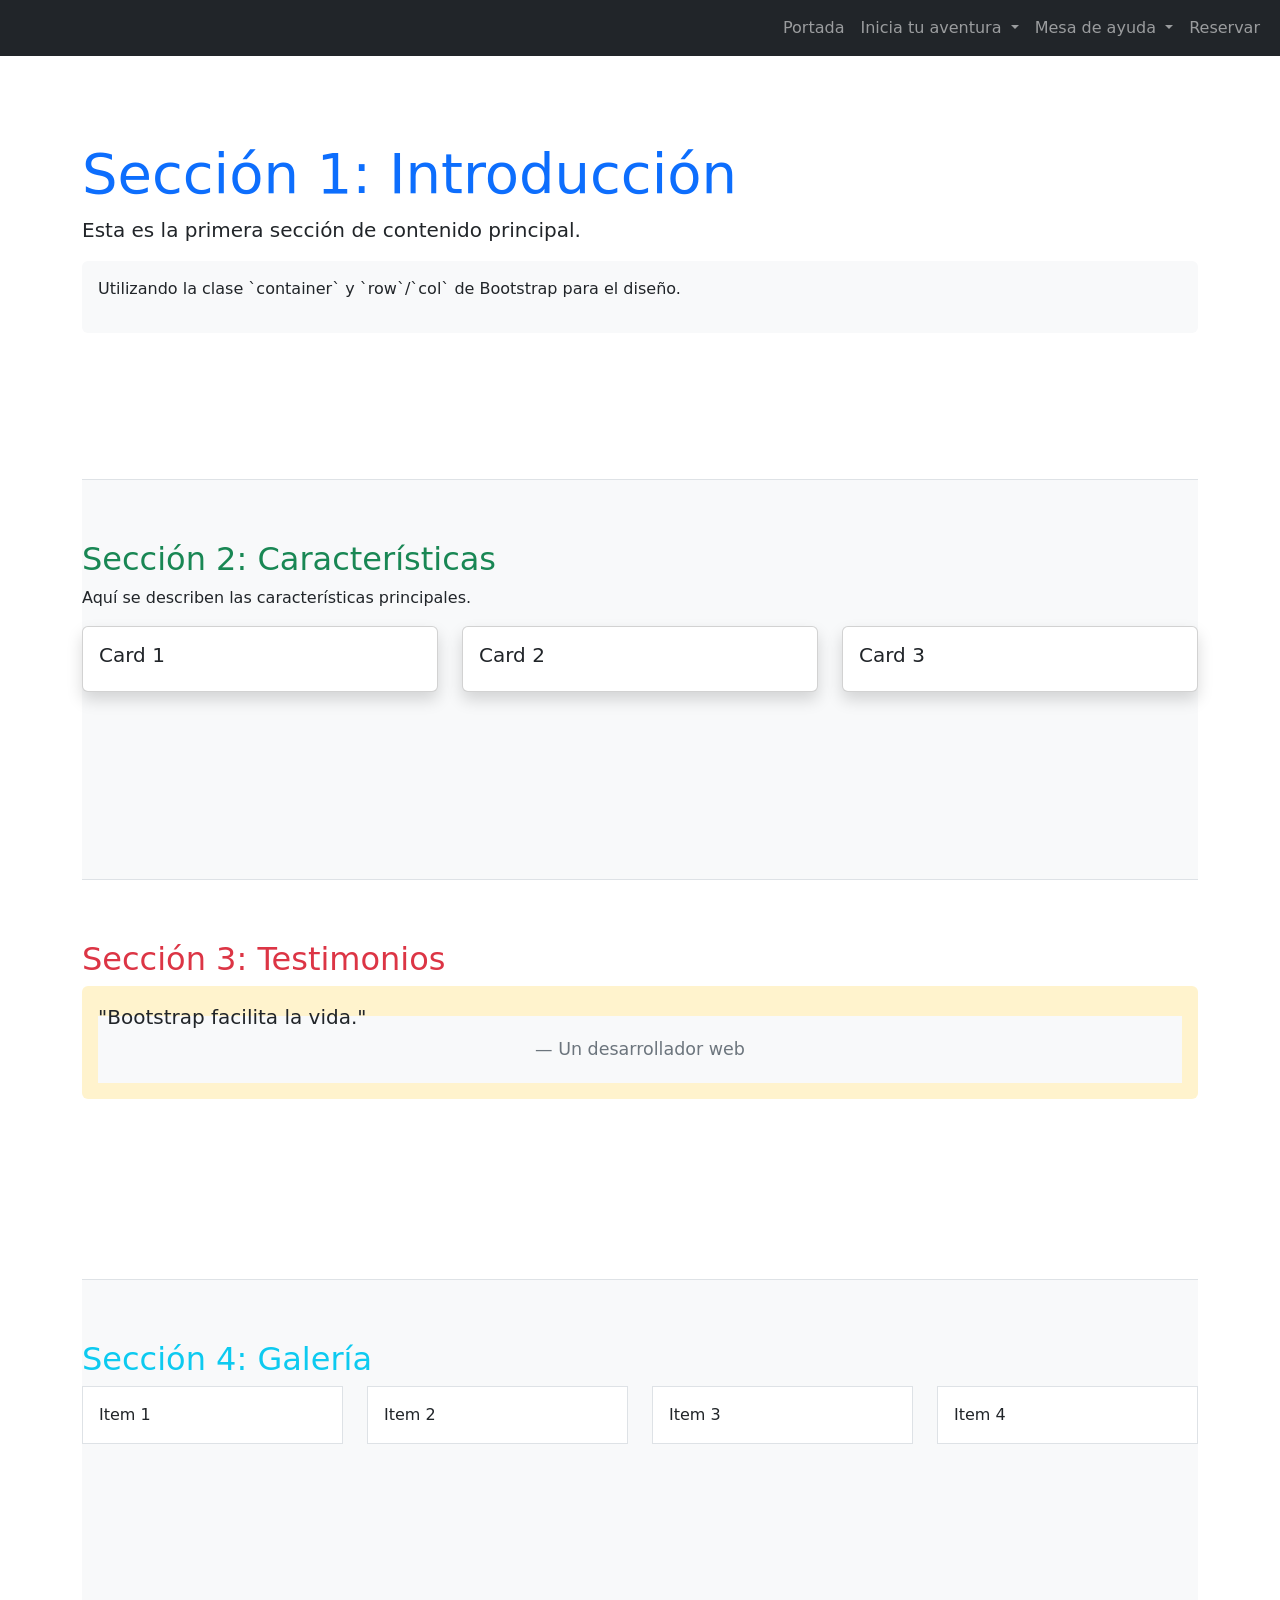
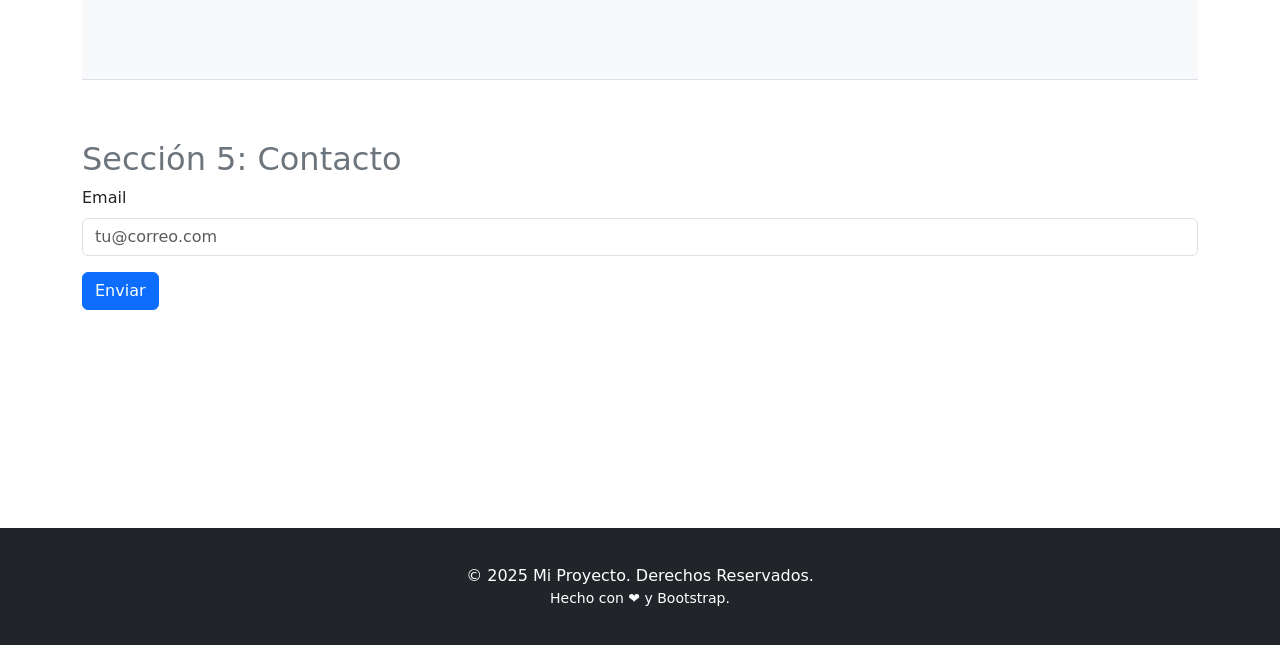
<file: otro.html>
<!DOCTYPE html>
<html lang="es">
<head>
    <meta charset="UTF-8">
    <meta name="viewport" content="width=device-width, initial-scale=1.0">
    <title>Estructura Bootstrap</title>
    <link href="https://cdn.jsdelivr.net/npm/bootstrap@5.3.3/dist/css/bootstrap.min.css" rel="stylesheet" integrity="sha384-QWTKZyjpPEjISv5WaRU9OFeRpok6YctnYmDr5pNlyT2bRjXh0JMhjY6hW+ALEwIH" crossorigin="anonymous">
    <style>
        /* Estilos básicos para diferenciar las secciones */
        header, footer {
            background-color: #f8f9fa; /* Color de fondo claro de Bootstrap */
            padding: 20px 0;
            text-align: center;
        }
        .seccion-content {
            min-height: 400px; /* Altura mínima para que se vean las secciones */
            padding: 60px 0;
        }
    </style>
</head>
<body>

  

    <nav class="navbar navbar-expand-lg navbar-dark bg-dark sticky-top">
        <div class="container-fluid">
            
            <button class="navbar-toggler" type="button" data-bs-toggle="collapse" data-bs-target="#navbarNav" aria-controls="navbarNav" aria-expanded="false" aria-label="Toggle navigation">
                <span class="navbar-toggler-icon"></span>
            </button>
          <div class="collapse navbar-collapse" id="navbarNav">
            <ul class="navbar-nav ms-auto">


              <!--    <a href="#inicio"><img src="fotos/logo/logo_sinfondo.png" alt="logo - Los Cardos - Concepción del Uruguay" class="h-10 w-10" style="left: 5px; width: 10%; height: auto;" ></a>-->
             <li class="nav-item"> 
                    <a class="btn nav-link btn-secondary " aria-current="page" href="#iniciode">Portada</a>
                </li>

               <li class="nav-item dropdown">
                    <a class="btn nav-link btn-secondary dropdown-toggle" href="#" id="navbarDropdownDestino" role="button" data-bs-toggle="dropdown" aria-expanded="false">
                        Inicia tu aventura
                    </a>

                             <ul class="dropdown-menu" aria-labelledby="navbarDropdownDestino">
                                   <li>
                                 <a class="dropdown-item" href="#Donde-estoy">Nuestra Ubicación</a>
                                  </li>
                                   <li >
                                   <a class="dropdown-item" href="#nuestra-casa">Galeria de imágenes</a>
                                  </li>

                                  <li >
                                   <a class="dropdown-item" href="#region">Atracciones turísticas</a>
                                  </li>
                            </ul>
                      </li>


                       <li class="nav-item dropdown">
                    <a class="btn nav-link btn-secondary dropdown-toggle" href="#" id="navbarDropdownDestino" role="button" data-bs-toggle="dropdown" aria-expanded="false">
                        Mesa de ayuda
                    </a>

                             <ul class="dropdown-menu" aria-labelledby="navbarDropdownDestino">
                                   <li>
                                 <a class="dropdown-item" href="#faq">Preguntas Frecuentes</a>
                                  </li>
                                  <li >
                                   <a class="dropdown-item" href="#testimonios">Testimonios</a>
                                  </li>

                                  <li >
                                   <a class="dropdown-item" href="#contacto">Contacto</a>
                                  </li>
                            </ul>
                      </li>

              
                <li class="nav-item">
                    <a  class="nav-link btn btn-secondary"  id="openAuthModal">  Reservar  </a>
                </li>
            </ul>
            </div>
        </div>
    </nav>

    <main class="container mt-4">
        <div class="row">
            <div class="col-lg-12">

                <section id="seccion_uno" class="seccion-content border-bottom">
                    <h2 class="display-4 text-primary">Sección 1: Introducción</h2>
                    <p class="lead">Esta es la primera sección de contenido principal.</p>
                    <div class="p-3 mb-2 bg-light rounded">
                        <p>Utilizando la clase `container` y `row`/`col` de Bootstrap para el diseño.</p>
                    </div>
                </section>

                <section id="seccion_dos" class="seccion-content border-bottom bg-light">
                    <h2 class="text-success">Sección 2: Características</h2>
                    <p>Aquí se describen las características principales.</p>
                    <div class="row">
                        <div class="col-md-4">
                            <div class="card shadow">
                                <div class="card-body">
                                    <h5 class="card-title">Card 1</h5>
                                </div>
                            </div>
                        </div>
                        <div class="col-md-4">
                            <div class="card shadow">
                                <div class="card-body">
                                    <h5 class="card-title">Card 2</h5>
                                </div>
                            </div>
                        </div>
                        <div class="col-md-4">
                            <div class="card shadow">
                                <div class="card-body">
                                    <h5 class="card-title">Card 3</h5>
                                </div>
                            </div>
                        </div>
                    </div>
                </section>

                <section id="seccion_tres" class="seccion-content border-bottom">
                    <h2 class="text-danger">Sección 3: Testimonios</h2>
                    <blockquote class="blockquote bg-warning-subtle p-3 rounded">
                        <p class="mb-0">"Bootstrap facilita la vida."</p>
                        <footer class="blockquote-footer">Un desarrollador web</footer>
                    </blockquote>
                </section>

                <section id="seccion_cuatro" class="seccion-content border-bottom bg-light">
                    <h2 class="text-info">Sección 4: Galería</h2>
                    <div class="row g-4">
                        <div class="col-sm-6 col-lg-3"><div class="p-3 border bg-white">Item 1</div></div>
                        <div class="col-sm-6 col-lg-3"><div class="p-3 border bg-white">Item 2</div></div>
                        <div class="col-sm-6 col-lg-3"><div class="p-3 border bg-white">Item 3</div></div>
                        <div class="col-sm-6 col-lg-3"><div class="p-3 border bg-white">Item 4</div></div>
                    </div>
                </section>

                <section id="seccion_cinco" class="seccion-content">
                    <h2 class="text-secondary">Sección 5: Contacto</h2>
                    <form>
                        <div class="mb-3">
                            <label for="email_input" class="form-label">Email</label>
                            <input type="email" class="form-control" id="email_input" placeholder="tu@correo.com">
                        </div>
                        <button type="submit" class="btn btn-primary">Enviar</button>
                    </form>
                </section>

            </div>
        </div>
    </main>

    <footer class="container-fluid bg-dark text-white mt-5">
        <div class="container py-3">
            <p class="mb-0">&copy; 2025 Mi Proyecto. Derechos Reservados.</p>
            <p class="mb-0 small">Hecho con ❤️ y Bootstrap.</p>
        </div>
    </footer>

    <script src="https://cdn.jsdelivr.net/npm/bootstrap@5.3.3/dist/js/bootstrap.bundle.min.js" integrity="sha384-YvpcrYf0tY3lHB60NNkmXc5s9fDVZLESaAA55NDzOxhy9GkcIdslK1eN7N6jIeHz" crossorigin="anonymous"></script>
</body>
</html>
</file>
<file: css/style.css>
/* ================================================================
   LOS CARDOS - Diseño moderno (rural-lujo)
   Todas las clases/IDs originales se mantienen; solo cambia el look.
   ================================================================ */

/* ---------- Variables y base ---------- */
:root {
    --bg: #f5efe4;
    --bg-soft: #ecdfc9;
    --surface: #fffdf8;
    --surface-2: #faf3e6;
    --ink: #2b2117;
    --ink-soft: #4c392a;
    --muted: #7b6850;
    --primary: #63422f;
    --primary-deep: #42301f;
    --primary-ghost: rgba(99, 66, 47, 0.09);
    --accent: #a06938;
    --accent-deep: #8a5a33;
    --accent-soft: #f3e7d6;
    --gold: #c9a06a;
    --danger: #c2403c;
    --line: rgba(43, 33, 23, 0.12);
    --white: #ffffff;
    --radius: 20px;
    --radius-lg: 28px;
    --shadow-sm: 0 2px 10px rgba(33, 29, 24, 0.07);
    --shadow-md: 0 12px 32px rgba(33, 29, 24, 0.12);
    --shadow-lg: 0 28px 64px rgba(33, 29, 24, 0.17);
    --fontPlayfair: 'Playfair Display', serif;
    --fontMontserrat: 'Montserrat', sans-serif;
    --fontMerriweather: 'Merriweather', serif;
    --ease: all 0.35s cubic-bezier(0.25, 0.46, 0.45, 0.94);
}

html {
    scroll-behavior: smooth;
    font-size: clamp(15px, 0.75vw + 13px, 17px);
}

body {
    font-family: var(--fontMerriweather);
    background-color: var(--bg);
    background-image: radial-gradient(circle at 15% 5%, rgba(201, 160, 106, 0.09), transparent 42%),
        radial-gradient(circle at 85% 90%, rgba(99, 66, 47, 0.07), transparent 45%);
    background-attachment: fixed;
    color: var(--ink);
    margin: 0;
    padding: 0;
    line-height: 1.7;
    -webkit-font-smoothing: antialiased;
}

::selection {
    background: rgba(201, 111, 63, 0.25);
    color: var(--ink);
}

::-webkit-scrollbar {
    width: 11px;
}

::-webkit-scrollbar-track {
    background: var(--bg-soft);
}

::-webkit-scrollbar-thumb {
    background: linear-gradient(var(--primary), var(--accent));
    border-radius: 8px;
}

img {
    border-style: none;
    max-width: 100%;
}

/* ---------- Tipografía ---------- */
h1, h2 {
    font-family: var(--fontPlayfair);
    font-weight: 900;
    font-style: italic;
    color: var(--ink);
    letter-spacing: 0.02em;
    line-height: 1.12;
    text-wrap: balance;
}

h1 {
    font-size: clamp(1.7rem, 1.1rem + 2.8vw, 2.9rem);
    margin: 0.6em 0 0.4em;
}

h2 {
    font-size: clamp(1.4rem, 1.05rem + 2vw, 2.3rem);
    margin: 0.8em 0 0.4em;
}

h3 {
    font-family: var(--fontMontserrat);
    font-weight: 600;
    font-size: clamp(0.95rem, 0.85rem + 0.5vw, 1.1rem);
    text-transform: uppercase;
    letter-spacing: 1.6px;
    color: var(--primary);
    margin: 0 0 0.5em;
}

p {
    font-family: var(--fontMerriweather);
    font-size: clamp(1rem, 0.95rem + 0.25vw, 1.125rem);
    text-align: justify;
    color: var(--ink-soft);
    text-wrap: pretty;
}

.section-title {
    color: var(--ink);
    font-weight: 700;
    margin: 8px 0 22px;
    position: relative;
    display: inline-block;
    padding-bottom: 14px;
}

.section-title::after {
    content: '';
    position: absolute;
    left: 50%;
    bottom: 0;
    transform: translateX(-50%);
    width: 72px;
    height: 4px;
    border-radius: 4px;
    background: linear-gradient(90deg, var(--accent), var(--gold));
}

.letras-separadas {
    letter-spacing: 0.28rem;
    text-transform: uppercase;
    margin: 20px 10px;
    padding: 10px;
}

.eyebrow {
    font-family: var(--fontMontserrat);
    font-size: 1.78rem;
    font-weight: 700;
    letter-spacing: 0.3em;
    text-transform: uppercase;
    color: var(--accent);
    text-align: center;
    margin: 0 0 0.6rem;
    display: flex;
    align-items: center;
    justify-content: center;
    gap: 0.8rem;
    position: relative;
}

.eyebrow::before,
.eyebrow::after {
    content: '';
    width: 34px;
    height: 1px;
    background: linear-gradient(90deg, transparent, var(--accent));
}

.eyebrow::after {
    background: linear-gradient(90deg, var(--accent), transparent);
}

.eyebrow-lg {
    font-family: var(--fontPlayfair);
    font-style: italic;
    font-weight: 900;
    font-size: clamp(2rem, 1.2rem + 3vw, 3rem);
    text-transform: none;
    letter-spacing: 0.02em;
    width: 80%;
    max-width: 80%;
    margin: 0 auto 1.4rem;
    line-height: 1.15;
    color: var(--primary-deep);
}

.eyebrow-lg::before,
.eyebrow-lg::after {
    content: '';
    display: block;
    flex: 1;
    min-width: 28px;
    height: 3px;
    border-radius: 3px;
    opacity: 0.5;
}

.eyebrow-lg::before {
    background: linear-gradient(90deg, transparent, currentColor);
}

.eyebrow-lg::after {
    background: linear-gradient(90deg, currentColor, transparent);
}

#Donde-estoy .eyebrow {
    color: var(--primary-deep);
    text-shadow: 0 0 3px #ffffff, 0 0 8px rgba(255, 255, 255, 0.55);
}

#Donde-estoy .eyebrow::before,
#Donde-estoy .eyebrow::after {
    box-shadow: 0 0 3px #ffffff, 0 0 8px rgba(255, 255, 255, 0.55);
}

#Donde-estoy .eyebrow::before,
#Donde-estoy .eyebrow::after {
    background: linear-gradient(90deg, transparent, var(--gold));
}

#Donde-estoy .eyebrow::after {
    background: linear-gradient(90deg, var(--gold), transparent);
}

#Donde-estoy, #region, #nuestraCasa, #faq, #testimonios, #contacto {
    scroll-margin-top: 88px;
}

.btn:focus-visible {
    outline: 3px solid rgba(160, 105, 56, 0.55);
    outline-offset: 2px;
}

/* ---------- Navbar ---------- */
.navbar {
    background: rgba(255, 255, 255, 0.72);
    -webkit-backdrop-filter: blur(16px) saturate(1.4);
    backdrop-filter: blur(16px) saturate(1.4);
    border-bottom: 1px solid var(--line);
    box-shadow: var(--shadow-sm);
    padding: 0.6rem 1.5rem;
    min-height: 70px;
}

.navbar-brand, .nav-link {
    color: var(--ink) !important;
    font-family: var(--fontMontserrat);
    font-weight: 600;
    letter-spacing: 0.3px;
    transition: var(--ease);
}

.navbar .navbar-nav {
    align-items: center;
    gap: 0.35rem;
}

.navbar .nav-link {
    color: var(--ink) !important;
    font-family: var(--fontMontserrat);
    font-size: clamp(0.7rem, 0.58rem + 0.42vw, 0.85rem);
    font-weight: 700;
    text-transform: uppercase;
    letter-spacing: 0.12em;
    position: relative;
    padding: 0.6rem 0.55rem;
    margin: 0 0.15rem;
    transition: color 0.25s ease;
}

.navbar .nav-link::after {
    content: '';
    position: absolute;
    left: 0.55rem;
    right: 0.55rem;
    bottom: 0.15rem;
    height: 2px;
    border-radius: 2px;
    background: var(--accent);
    transform: scaleX(0);
    transform-origin: left;
    transition: transform 0.3s ease;
}

.navbar .nav-link:hover {
    color: var(--accent-deep) !important;
}

.navbar .nav-link:hover::after {
    transform: scaleX(1);
}

.navbar .nav-link.btn-secondary {
    background: linear-gradient(120deg, var(--accent), var(--accent-deep));
    border: none;
    border-radius: 999px;
    box-shadow: 0 4px 14px rgba(160, 105, 56, 0.25);
    color: var(--white) !important;
    display: inline-block;
    padding: 0.6rem 1.5rem;
    margin-left: 0.5rem;
    text-transform: uppercase;
}

.navbar .nav-link.btn-secondary::after {
    display: none;
}

.navbar .nav-link.btn-secondary:hover {
    background: linear-gradient(120deg, var(--accent-deep), var(--primary-deep));
    color: var(--white) !important;
    transform: translateY(-2px);
    box-shadow: 0 10px 26px rgba(138, 90, 51, 0.4);
}

.navbar-dark .navbar-toggler {
    border: 1px solid rgba(33, 29, 24, 0.28);
    border-radius: 12px;
    padding: 0.45rem 0.7rem;
}

.navbar-dark .navbar-toggler:focus {
    box-shadow: 0 0 0 3px rgba(99, 66, 47, 0.18);
}

.navbar-dark .navbar-toggler-icon {
    background-image: url("data:image/svg+xml,%3csvg xmlns='http://www.w3.org/2000/svg' viewBox='0 0 30 30'%3e%3cpath stroke='%23211d18' stroke-linecap='round' stroke-miterlimit='10' stroke-width='2' d='M4 7h22M4 15h22M4 23h22'/%3e%3c/svg%3e");
}

.dropdown-menu {
    background: rgba(255, 255, 255, 0.92);
    -webkit-backdrop-filter: blur(14px);
    backdrop-filter: blur(14px);
    border: 1px solid var(--line);
    border-radius: 16px;
    box-shadow: var(--shadow-md);
    padding: 0.5rem;
    margin-top: 0.6rem;
}

.dropdown-item {
    color: var(--ink);
    font-family: var(--fontMontserrat);
    font-weight: 500;
    font-size: 0.95rem;
    padding: 0.62rem 0.95rem;
    border-radius: 10px;
    transition: var(--ease);
}

.dropdown-item:hover,
.dropdown-item:focus {
    background: var(--primary-ghost);
    color: var(--primary);
    padding-left: 1.2rem;
}


/* ---------- Hero ---------- min(100vh, calc(110vw * 0.74)); */
.hero-section {
    background: var(--bg);
    color: var(--ink);
    text-align: center;
    padding-top: 70px;
    margin-bottom: 0;
}

#iniciode {
    position: relative;
    height: 100%;
    min-height: 750px;
    width: 100%;
    overflow: hidden;
}

#iniciodeimagen {
    position: absolute;
    inset: 0;
    width: 100%;
    height: 100%;
    object-fit: cover;
    display: block;
    filter: saturate(1.05) contrast(1.02);
    animation: heroFade 1.1s ease both;
}

.hero-overlay {
    position: absolute;
    inset: 0;
    background:
        linear-gradient(180deg, rgba(43, 31, 20, 0.35) 0%, rgba(43, 31, 20, 0.1) 40%, rgba(43, 31, 20, 0.78) 100%);
    z-index: 1;
}

.hero-content {
    position: absolute;
    z-index: 2;
    inset: 0;
    display: flex;
    flex-direction: column;
    justify-content: center;
    align-items: center;
    text-align: center;
    padding: 0 1.25rem;
    max-width: 980px;
    margin: 0 auto;
    color: var(--white);
}

.hero-badge {
    font-family: var(--fontMontserrat);
    font-size: 0.78rem;
    font-weight: 700;
    letter-spacing: 0.32em;
    text-transform: uppercase;
    color: var(--gold);
    background: rgba(43, 31, 20, 0.35);
    border: 1px solid rgba(255, 255, 255, 0.22);
    border-radius: 999px;
    padding: 0.55rem 1.4rem;
    margin-bottom: 1.4rem;
    -webkit-backdrop-filter: blur(6px);
    backdrop-filter: blur(6px);
}

.hero-title {
    font-family: var(--fontPlayfair);
    font-style: italic;
    font-weight: 900;
    font-size: clamp(2.35rem, 1.2rem + 5.2vw, 5rem);
    line-height: 1.08;
    color: var(--white);
    text-shadow: 0 6px 30px rgba(0, 0, 0, 0.35);
    text-wrap: balance;
    margin: 0 0 1.1rem;
}

.hero-subtitle {
    font-family: var(--fontMerriweather);
    font-size: clamp(1rem, 0.9rem + 1.1vw, 1.35rem);
    color: rgba(255, 255, 255, 0.92);
    max-width: 620px;
    margin: 0 auto 2rem;
    text-align: center;
    text-shadow: 0 2px 12px rgba(0, 0, 0, 0.3);
}

.hero-actions {
    display: flex;
    flex-wrap: wrap;
    gap: 0.9rem;
    justify-content: center;
}

.btn-hero {
    background: linear-gradient(120deg, var(--accent), var(--accent-deep));
    color: var(--white);
    padding: 0.85rem 2rem;
    font-size: 1rem;
    box-shadow: 0 12px 30px rgba(160, 105, 56, 0.45);
}

.btn-hero:hover {
    background: linear-gradient(120deg, var(--accent-deep), var(--primary-deep));
    color: var(--white);
    transform: translateY(-3px);
    box-shadow: 0 18px 40px rgba(138, 90, 51, 0.5);
}

.btn-hero-ghost {
    background: rgba(255, 255, 255, 0.12);
    border: 1.5px solid rgba(255, 255, 255, 0.55);
    color: var(--white);
    -webkit-backdrop-filter: blur(6px);
    backdrop-filter: blur(6px);
    padding: 0.85rem 2rem;
    font-size: 1rem;
}

.btn-hero-ghost:hover {
    background: rgba(255, 255, 255, 0.22);
    border-color: var(--white);
    color: var(--white);
    transform: translateY(-3px);
}

.hero-content > * {
    opacity: 0;
    animation: heroText 0.9s cubic-bezier(0.22, 0.61, 0.36, 1) forwards;
}

.hero-content .hero-badge { animation-delay: 0.15s; }
.hero-content .hero-title { animation-delay: 0.32s; }
.hero-content .hero-subtitle { animation-delay: 0.48s; }
.hero-content .hero-actions { animation-delay: 0.64s; }

@keyframes heroFade {
    from { opacity: 0; transform: scale(1.04); }
    to { opacity: 1; transform: none; }
}

@keyframes heroText {
    from { opacity: 0; transform: translateY(22px); }
    to { opacity: 1; transform: none; }
}

/* ---------- Cinta marquee ---------- */
.marquee {
    background: linear-gradient(90deg, var(--primary-deep), var(--primary));
    border-top: 1px solid rgba(201, 160, 106, 0.45);
    border-bottom: 1px solid rgba(201, 160, 106, 0.45);
    overflow: hidden;
    white-space: nowrap;
    padding: 0.95rem 0;
}

.marquee-track {
    display: inline-flex;
    width: max-content;
    gap: 3.5rem;
    animation: marquee 30s linear infinite;
    will-change: transform;
}

.marquee-track span {
    font-family: var(--fontMontserrat);
    font-size: 0.88rem;
    font-weight: 700;
    letter-spacing: 0.22em;
    text-transform: uppercase;
    color: rgba(255, 255, 255, 0.85);
}

.marquee-track span::before {
    content: '\2726';
    color: var(--gold);
    margin-right: 3.5rem;
    font-size: 0.7rem;
    vertical-align: middle;
}

@keyframes marquee {
    to { transform: translateX(-50%); }
}

/* ---------- Región / mesa de ayuda 1 ---------- */
#mesaayuda1 {
    background-image: linear-gradient(rgba(245, 241, 234, 0.9), rgba(245, 241, 234, 0.9)),
        url(../fotos/mapa1.jpg);
    background-size: cover;
    background-repeat: no-repeat;
    background-position: center;
    border: 1px solid var(--line);
    border-radius: var(--radius-lg);
    margin-top: 8px;
    padding: 10px;
    padding-bottom: 26px;
    box-shadow: var(--shadow-md);
    width: 100%;
}

#region {
    padding-top: 1rem;
    padding-bottom: 1rem;
}

/* ---------- Mesa de ayuda 2 ---------- */
#mesaayuda2 {
    background-image: linear-gradient(rgba(245, 241, 234, 0.94), rgba(245, 241, 234, 0.94)),
        url(../fotos/cliente2.png);
    background-size: cover;
    background-repeat: no-repeat;
    background-position: center;
}

#mesaayuda2 .col-md-6 {
    justify-items: center;
}

/* ---------- Cards ---------- */
.card {
    background-color: var(--surface);
    border: 1px solid rgba(33, 29, 24, 0.05);
    border-radius: var(--radius);
    padding: 18px;
    width: auto;
    min-height: 220px;
    text-align: center;
    box-shadow: var(--shadow-sm);
    transition: var(--ease);
    overflow: hidden;
}

.card:hover {
    transform: translateY(-6px);
    box-shadow: var(--shadow-lg);
    border-color: rgba(160, 105, 56, 0.28);
}

#mesaayuda2 .card {
    background-color: rgba(255, 255, 255, 0.78);
    -webkit-backdrop-filter: blur(10px);
    backdrop-filter: blur(10px);
    border: 1px solid rgba(255, 255, 255, 0.6);
    margin: -14px;
}

.card-body {
    padding: 1rem 0.4rem 0.4rem;
}

.card-title {
    margin-top: 0.4em;
}

.card-text {
    font-size: 1rem;
}

/* ---------- Videos / iframes (aspect-ratio fijo) ---------- */
.cvideo {
    position: relative;
    width: 100%;
}

.cvideo > iframe {
    display: block;
    width: 100%;
    aspect-ratio: 16 / 9;
    border: 0;
    border-radius: 12px;
    background: #d8d2c6;
}

.card.cvideo {
    display: flex;
    flex-direction: column;
    gap: 6px;
}

.card.cvideo .card-body {
    margin-top: auto;
}

/* ---------- Carruseles ---------- */
.carousel-container {
    width: 100%;
    box-shadow: var(--shadow-md);
    border-radius: var(--radius);
    overflow: hidden;
    background-color: var(--surface);
}

.carousel-inner .carousel-item img {
    height: auto;
    max-height: 800px;
    min-height: 220px;
    object-fit: cover;
    transition: transform 1.3s cubic-bezier(0.22, 0.61, 0.36, 1);
}

.carousel-container:hover .carousel-item.active img {
    transform: scale(1.06);
}

.card .carousel-container {
    border-radius: 14px;
    box-shadow: var(--shadow-sm);
}

.carousel-caption {
    background: linear-gradient(180deg, transparent, rgba(24, 17, 10, 0.8));
    left: 0;
    right: 0;
    bottom: 0;
    padding: 2.6rem 1.6rem 1.4rem;
    border-radius: 0 0 14px 14px;
    text-align: left;
}

.carousel-caption h5 {
    font-family: var(--fontPlayfair);
    font-weight: 700;
    font-size: clamp(1.05rem, 0.95rem + 0.8vw, 1.4rem);
}

.carousel-caption p {
    color: rgba(255, 255, 255, 0.92);
    font-size: clamp(0.9rem, 0.82rem + 0.35vw, 1.05rem);
}

.carousel-control-prev,
.carousel-control-next {
    width: 9%;
    opacity: 0;
    transition: opacity 0.3s ease;
}

.carousel-container:hover .carousel-control-prev,
.carousel-container:hover .carousel-control-next {
    opacity: 1;
}

.carousel-indicators [data-bs-target] {
    width: 26px;
    height: 4px;
    border-radius: 4px;
    background: rgba(255, 255, 255, 0.7);
    border: 0;
}

/* ---------- Ubicación ---------- */
#Donde-estoy {
    background-image: linear-gradient(rgba(43, 31, 20, 0.6), rgba(43, 31, 20, 0.46)),
        url(../fotos/cielo-azul3.jpg);
    background-size: cover;
    background-repeat: no-repeat;
    background-position: center;
    display: block;
    align-items: center;
    justify-content: center;
    padding: 30px 0;
    clip-path: polygon(0 2%, 100% 0, 100% 99%, 0 100%);
    min-height: 40vh;
}

#Donde-estoy h1,
#Donde-estoy h3 {
    color: var(--white);
}

#Donde-estoy .section-title::after {
    background: linear-gradient(90deg, var(--gold), var(--accent));
}

.mapa-responsive {
    position: relative;
    width: 100%;
    height: auto;
    padding: 0;
    margin-top: 16px;
    border-radius: var(--radius);
    overflow: hidden;
    box-shadow: var(--shadow-md);
    background: #e7e0d3;
}

.mapa-responsive iframe {
    display: block;
    width: 100%;
    height: 100%;
    aspect-ratio: 21 / 10;
    position: static;
    border: 0;
    filter: saturate(0.92);
}

/* ---------- FAQ y Testimonios ---------- */
#fa2,
#testimoniosdiv {
    background-color: rgba(255, 255, 255, 0.85);
    -webkit-backdrop-filter: blur(8px);
    backdrop-filter: blur(8px);
    border: 1px solid rgba(255, 255, 255, 0.65);
    min-height: 250px;
    box-shadow: var(--shadow-md);
    padding: 18px 14px;
    border-radius: var(--radius);
    text-align: center;
    display: flex;
    flex-direction: column;
    justify-content: center;
}

#fa2 .carousel-item,
#testimoniosdiv .carousel-item {
    padding: 0 10px;
}

#testimoniosdiv .text-center {
    margin-top: 10px;
}

/* ---------- Botones ---------- */
.btn {
    font-family: var(--fontMontserrat);
    font-weight: 600;
    letter-spacing: 0.4px;
    border-radius: 999px;
    padding: 0.65rem 1.6rem;
    border: none;
    box-shadow: none;
    transition: var(--ease);
    margin-bottom: 0;
}

.btn:hover {
    transform: translateY(-2px);
    box-shadow: 0 10px 24px rgba(33, 29, 24, 0.16);
}

.btn-primary {
    background: linear-gradient(120deg, #7a5235, var(--primary));
    color: var(--white);
}

.btn-primary:hover {
    background: linear-gradient(120deg, var(--primary), var(--primary-deep));
    color: var(--white);
}

.btn-success {
    background: linear-gradient(120deg, #84603d, var(--primary));
    color: var(--white);
}

.btn-success:hover {
    background: var(--primary-deep);
    color: var(--white);
}

.btn-dark {
    background: linear-gradient(120deg, #2b2620, var(--ink));
    color: var(--white);
}

.btn-dark:hover {
    background: #100e0b;
    color: var(--white);
}

.btn-danger {
    background: linear-gradient(120deg, #d1504b, var(--danger));
    color: var(--white);
}

.btn-danger:hover {
    background: #a53430;
    color: var(--white);
}

.btn-secondary {
    background: #e9e0d2;
    color: #3a3227;
}

.btn-secondary:hover {
    background: #dccfb9;
    color: #3a3227;
}

.btn-outline-secondary {
    border: 1.7px solid var(--ink);
    background: transparent;
    color: var(--ink);
}

.btn-outline-secondary:hover {
    background: var(--ink);
    color: var(--white);
}

.btn-link {
    text-decoration: none;
    font-weight: 700;
    color: var(--accent);
    box-shadow: none;
}

.btn-link.btn-outline-secondary {
    border: 1.7px solid var(--ink);
    border-radius: 999px;
    color: var(--ink);
    padding: 0.55rem 1.5rem;
}

.btn-link.btn-outline-secondary:hover {
    border-color: var(--accent);
    background: var(--accent);
    color: var(--white);
}

.d-grid .btn {
    margin-bottom: 0.55rem;
}

/* ---------- Panel de usuario / Auth ---------- */
.main_content_container {
    display: none;
    flex-direction: column;
    justify-content: center;
    align-items: center;
    min-height: 60vh;
    gap: 20px;
    padding: 30px 16px;
}

.user-card {
    width: 100%;
    max-width: 640px;
    background: linear-gradient(135deg, #ffffff, #f3eee4);
    border: 1px solid var(--line);
    border-radius: var(--radius-lg);
    box-shadow: var(--shadow-lg);
    padding: 30px;
    text-align: center;
    font-family: var(--fontMontserrat);
    color: var(--ink);
}

.profile-img {
    width: 150px;
    height: 150px;
    border-radius: 50%;
    object-fit: cover;
    border: 4px solid var(--white);
    box-shadow: var(--shadow-sm);
    margin-bottom: 15px;
}

.user-name {
    font-size: 1.8em;
    margin: 10px 0;
    color: var(--ink);
    font-family: var(--fontPlayfair);
    font-style: italic;
}

.user-bio {
    font-size: 1.2em;
    color: var(--muted);
    line-height: 1.5;
    font-family: var(--fontMontserrat);
    font-weight: 600;
}

.contact-link {
    display: inline-block;
    margin-top: 20px;
    padding: 10px 20px;
    background-color: var(--primary);
    color: var(--white);
    text-decoration: none;
    border-radius: 25px;
    transition: background-color 0.3s ease;
}

.contact-link:hover {
    background-color: var(--accent);
}

.form-container {
    background: rgba(44, 32, 20, 0.62);
    -webkit-backdrop-filter: blur(16px);
    backdrop-filter: blur(16px);
    border: 1px solid rgba(255, 255, 255, 0.18);
    border-radius: var(--radius-lg);
    max-width: 500px;
    margin: 0 auto;
    box-shadow: var(--shadow-lg);
}

.form-container .form-control {
    background: rgba(255, 255, 255, 0.14);
    border: 1px solid rgba(255, 255, 255, 0.28);
    border-radius: 14px;
    color: var(--white);
    padding: 0.75rem 1rem;
}

.form-container .form-control::placeholder {
    color: rgba(255, 255, 255, 0.55);
}

.form-container .form-control:focus {
    background: rgba(255, 255, 255, 0.2);
    border-color: var(--gold);
    color: var(--white);
    box-shadow: 0 0 0 0.25rem rgba(194, 160, 94, 0.22);
}

.form-container .form-label {
    font-family: var(--fontMontserrat);
    font-weight: 600;
    font-size: 0.85rem;
    letter-spacing: 0.4px;
    text-transform: uppercase;
}

.auth-overlay {
    position: fixed;
    top: 0;
    left: 0;
    width: 100%;
    height: 100%;
    background-color: rgba(33, 29, 24, 0.7);
    display: flex;
    justify-content: center;
    align-items: center;
    z-index: 1050;
    opacity: 0;
    visibility: hidden;
    transition: var(--ease);
}

.auth-overlay.show {
    opacity: 1;
    visibility: visible;
}

.auth-container {
    background-color: var(--surface);
    padding: 30px;
    border-radius: var(--radius);
    box-shadow: var(--shadow-lg);
    width: 90%;
    max-width: 450px;
    position: relative;
    transform: translateY(-20px);
    transition: transform 0.3s ease-in-out;
}

.auth-overlay.show .auth-container {
    transform: translateY(0);
}

.auth-close-btn {
    position: absolute;
    top: 15px;
    right: 15px;
    font-size: 1.5rem;
    cursor: pointer;
    color: var(--muted);
    transition: var(--ease);
}

.auth-close-btn:hover {
    color: var(--accent);
}

.auth-form {
    display: none;
}

.auth-form.active {
    display: block;
}

.auth-switch-link {
    text-align: center;
    margin-top: 15px;
    font-size: 0.9rem;
}

.auth-switch-link a {
    color: var(--primary);
    text-decoration: none;
    font-weight: 500;
    transition: var(--ease);
}

.auth-switch-link a:hover {
    color: var(--accent);
    text-decoration: underline;
}

/* ---------- Modal de mensajes ---------- */
#messageModal .modal-content {
    background-color: var(--surface);
    color: var(--ink);
    border: 1px solid var(--line);
    border-radius: var(--radius-lg);
    box-shadow: var(--shadow-lg);
}

#messageModal .modal-header {
    background-color: var(--bg-soft);
    border-bottom: 1px solid var(--line);
    border-radius: var(--radius-lg) var(--radius-lg) 0 0;
}

#messageModal .modal-title {
    color: var(--primary);
    font-weight: 700;
    font-family: var(--fontMontserrat);
}

#messageModal .btn-close {
    filter: none;
    opacity: 0.7;
    transition: var(--ease);
}

#messageModal .btn-close:hover {
    opacity: 1;
}

#messageModal .modal-body {
    color: var(--ink);
}

#messageModal .modal-footer {
    border-top: 1px solid var(--line);
    background-color: var(--surface-2);
    border-radius: 0 0 var(--radius-lg) var(--radius-lg);
}

/* ---------- Footer ---------- */
.footer {
    background: linear-gradient(180deg, var(--primary-deep), #211708);
    color: var(--white);
    padding: 44px 16px 26px;
    margin-top: 60px;
    text-align: center;
    border-radius: 28px 28px 0 0;
    box-shadow: 0 -12px 40px rgba(40, 28, 16, 0.3);
}

.footer img {
    /* ---------- max-width: 190px;  ---------- */
    
    margin-bottom: 14px;
    filter: drop-shadow(0 6px 12px rgba(0, 0, 0, 0.3));
}

.footer p {
    color: rgba(255, 255, 255, 0.78);
    text-align: center;
}

.footer a {
    color: rgba(255, 255, 255, 0.85);
    text-decoration: none;
    transition: var(--ease);
}

.footer a:hover {
    color: var(--gold);
}

.footer div a[aria-label] {
    display: inline-flex;
    align-items: center;
    justify-content: center;
    width: 54px;
    height: 54px;
    border-radius: 50%;
    background: rgba(255, 255, 255, 0.08);
    border: 1px solid rgba(255, 255, 255, 0.16);
    margin: 0 6px;
    transition: var(--ease);
}

.footer div a[aria-label] svg {
    transition: var(--ease);
}

.footer div a[aria-label]:hover {
    background: var(--accent);
    border-color: var(--accent);
    color: var(--white);
    transform: translateY(-4px) scale(1.05);
}

/* ---------- Aparecer al hacer scroll ---------- */
.section-reveal {
    opacity: 0;
    transform: translateY(28px);
    transition: opacity 0.8s ease, transform 0.8s ease;
}

.section-reveal.visible {
    opacity: 1;
    transform: none;
}

/* ---------- Responsive ---------- */
@media (max-width: 768px) {
    .navbar {
        padding: 0.5rem 1rem;
    }

    .navbar-collapse {
        background: rgba(255, 255, 255, 0.96);
        border-radius: 16px;
        padding: 0.75rem;
        margin-top: 0.6rem;
        box-shadow: var(--shadow-md);
    }

    .hero-section {
        padding-top: 62px;
    }

    #iniciode {
        height: 90vh;
        min-height: 480px;
    }

    .hero-title {
        font-size: clamp(2.15rem, 10vw, 2.9rem);
    }

    .hero-subtitle {
        font-size: 1rem;
    }

    .hero-badge {
        font-size: 0.68rem;
        letter-spacing: 0.22em;
        padding: 0.5rem 1.1rem;
    }

    .hero-actions {
        gap: 0.7rem;
        flex-direction: column;
        width: 100%;
        max-width: 300px;
    }

    #Donde-estoy {
        padding: 40px 6px;
        min-height: 26vh;
    }

    #mesaayuda1,
    #mesaayuda2 {
        padding: 26px 14px;
    }

    #region {
        padding: 0;
    }

    #mesaayuda2 .card,
    #mesaayuda1 .card {
        padding-left: 18px;
        padding-right: 18px;
    }

    .mapa-responsive iframe {
        aspect-ratio: 4 / 3;
    }

    #fa2,
    #testimoniosdiv {
        min-height: 220px;
    }

    #messageModal .modal-content {
        width: 90%;
        margin: auto;
    }

    .form-container {
        max-width: 100%;
    }

    .carousel-caption h5 {
        font-size: clamp(1.05rem, 0.95rem + 0.8vw, 1.4rem);
    }

    p {
        text-align: left;
    }
}

/* ---------- Accesibilidad: movimiento reducido ---------- */
@media (prefers-reduced-motion: reduce) {
    html {
        scroll-behavior: auto;
    }

    *,
    *::before,
    *::after {
        animation-duration: 0.01ms !important;
        animation-iteration-count: 1 !important;
        transition-duration: 0.01ms !important;
    }

    .section-reveal {
        opacity: 1;
        transform: none;
    }
}
</file>
